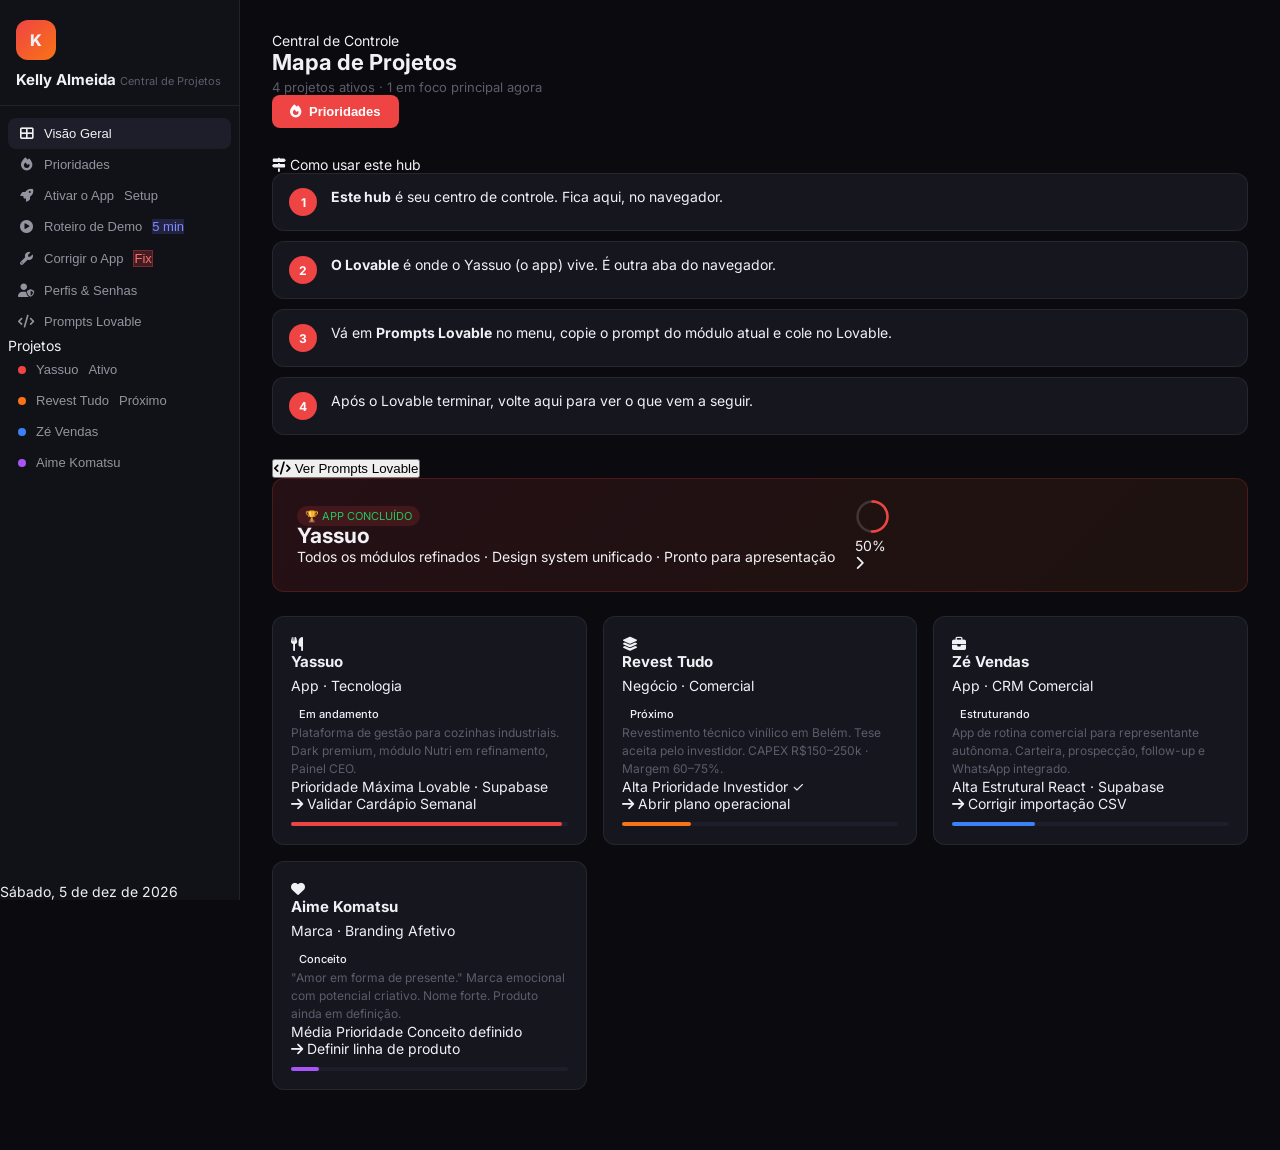
<file: index.html>
<!DOCTYPE html>
<html lang="pt-BR">
<head>
  <meta charset="UTF-8" />
  <meta name="viewport" content="width=device-width, initial-scale=1.0" />
  <title>Hub de Projetos · Kelly Almeida</title>
  <link rel="preconnect" href="https://fonts.googleapis.com" />
  <link rel="preconnect" href="https://fonts.gstatic.com" crossorigin />
  <link href="https://fonts.googleapis.com/css2?family=Inter:wght@300;400;500;600;700;800&display=swap" rel="stylesheet" />
  <link rel="stylesheet" href="https://cdn.jsdelivr.net/npm/@fortawesome/fontawesome-free@6.5.0/css/all.min.css" />
  <link rel="stylesheet" href="css/style.css" />
</head>
<body>

  <!-- SIDEBAR -->
  <aside class="sidebar" id="sidebar">
    <div class="sidebar-brand">
      <div class="brand-avatar">K</div>
      <div class="brand-info">
        <span class="brand-name">Kelly Almeida</span>
        <span class="brand-role">Central de Projetos</span>
      </div>
    </div>

    <nav class="sidebar-nav">
      <button class="nav-item active" data-view="overview">
        <i class="fas fa-th-large"></i>
        <span>Visão Geral</span>
      </button>
      <button class="nav-item" data-view="priorities">
        <i class="fas fa-fire"></i>
        <span>Prioridades</span>
      </button>

      <button class="nav-item" data-view="onboarding">
        <i class="fas fa-rocket"></i>
        <span>Ativar o App</span>
        <span class="nav-badge active-badge">Setup</span>
      </button>

      <button class="nav-item" data-view="demo">
        <i class="fas fa-play-circle"></i>
        <span>Roteiro de Demo</span>
        <span class="nav-badge" style="background:rgba(99,102,241,0.2);color:#818cf8">5 min</span>
      </button>

      <button class="nav-item" data-view="corrigir">
        <i class="fas fa-wrench"></i>
        <span>Corrigir o App</span>
        <span class="nav-badge" style="background:rgba(239,68,68,0.22);color:#f87171;border:1px solid rgba(239,68,68,0.3)">Fix</span>
      </button>

      <button class="nav-item" data-view="perfis">
        <i class="fas fa-user-shield"></i>
        <span>Perfis &amp; Senhas</span>
      </button>

      <button class="nav-item" data-view="prompts">
        <i class="fas fa-code"></i>
        <span>Prompts Lovable</span>
      </button>

      <div class="nav-section-label">Projetos</div>

      <button class="nav-item project-nav" data-view="yassuo" data-color="yassuo">
        <span class="nav-dot" style="background:#ef4444"></span>
        <span>Yassuo</span>
        <span class="nav-badge active-badge">Ativo</span>
      </button>
      <button class="nav-item project-nav" data-view="revesttudo" data-color="revesttudo">
        <span class="nav-dot" style="background:#f97316"></span>
        <span>Revest Tudo</span>
        <span class="nav-badge next-badge">Próximo</span>
      </button>
      <button class="nav-item project-nav" data-view="zevendas" data-color="zevendas">
        <span class="nav-dot" style="background:#3b82f6"></span>
        <span>Zé Vendas</span>
      </button>
      <button class="nav-item project-nav" data-view="aime" data-color="aime">
        <span class="nav-dot" style="background:#a855f7"></span>
        <span>Aime Komatsu</span>
      </button>
    </nav>

    <div class="sidebar-footer">
      <div class="date-display" id="dateDisplay"></div>
    </div>
  </aside>

  <!-- MOBILE TOP BAR -->
  <header class="mobile-topbar">
    <button class="menu-toggle" id="menuToggle">
      <i class="fas fa-bars"></i>
    </button>
    <span class="mobile-title" id="mobileTitle">Visão Geral</span>
    <div class="mobile-avatar">K</div>
  </header>

  <!-- OVERLAY -->
  <div class="sidebar-overlay" id="sidebarOverlay"></div>

  <!-- MAIN CONTENT -->
  <main class="main-content">

    <!-- ===== OVERVIEW VIEW ===== -->
    <section class="view active" id="view-overview">
      <div class="page-header">
        <div>
          <p class="page-eyebrow">Central de Controle</p>
          <h1 class="page-title">Mapa de Projetos</h1>
          <p class="page-subtitle">4 projetos ativos · 1 em foco principal agora</p>
        </div>
        <button class="btn-primary" onclick="navigateTo('priorities')">
          <i class="fas fa-fire"></i> Prioridades
        </button>
      </div>

      <!-- GUIA RÁPIDO -->
      <div class="guide-banner">
        <div class="guide-title"><i class="fas fa-map-signs"></i> Como usar este hub</div>
        <div class="guide-steps">
          <div class="guide-step">
            <div class="guide-num">1</div>
            <div class="guide-text"><strong>Este hub</strong> é seu centro de controle. Fica aqui, no navegador.</div>
          </div>
          <div class="guide-step">
            <div class="guide-num">2</div>
            <div class="guide-text"><strong>O Lovable</strong> é onde o Yassuo (o app) vive. É outra aba do navegador.</div>
          </div>
          <div class="guide-step">
            <div class="guide-num">3</div>
            <div class="guide-text">Vá em <strong>Prompts Lovable</strong> no menu, copie o prompt do módulo atual e cole no Lovable.</div>
          </div>
          <div class="guide-step">
            <div class="guide-num">4</div>
            <div class="guide-text">Após o Lovable terminar, volte aqui para ver o que vem a seguir.</div>
          </div>
        </div>
        <button class="guide-cta" onclick="navigateTo('prompts')">
          <i class="fas fa-code"></i> Ver Prompts Lovable
        </button>
      </div>

      <!-- FOCO AGORA -->
      <div class="focus-banner" onclick="navigateTo('yassuo')">
        <div class="focus-left">
          <span class="focus-tag" style="color:#22c55e">🏆 APP CONCLUÍDO</span>
          <h2 class="focus-title">Yassuo</h2>
          <p class="focus-desc">Todos os módulos refinados · Design system unificado · Pronto para apresentação</p>
        </div>
        <div class="focus-right">
          <div class="focus-progress-ring">
            <svg viewBox="0 0 56 56">
              <circle cx="28" cy="28" r="24" fill="none" stroke="rgba(255,255,255,0.15)" stroke-width="4"/>
              <circle cx="28" cy="28" r="24" fill="none" stroke="#ef4444" stroke-width="4"
                stroke-dasharray="150.8" stroke-dashoffset="75" stroke-linecap="round"
                transform="rotate(-90 28 28)"/>
            </svg>
            <span>50%</span>
          </div>
          <i class="fas fa-chevron-right focus-arrow"></i>
        </div>
      </div>

      <!-- GRID DE PROJETOS -->
      <div class="projects-grid">

        <div class="project-card" data-project="yassuo" onclick="navigateTo('yassuo')">
          <div class="card-accent yassuo-accent"></div>
          <div class="card-header">
            <div class="card-icon yassuo-icon">
              <i class="fas fa-utensils"></i>
            </div>
            <div class="card-meta">
              <h3 class="card-title">Yassuo</h3>
              <span class="card-category">App · Tecnologia</span>
            </div>
            <span class="status-badge status-active">Em andamento</span>
          </div>
          <p class="card-desc">Plataforma de gestão para cozinhas industriais. Dark premium, módulo Nutri em refinamento, Painel CEO.</p>
          <div class="card-tags">
            <span class="tag tag-red">Prioridade Máxima</span>
            <span class="tag tag-gray">Lovable · Supabase</span>
          </div>
          <div class="card-footer">
            <div class="next-step">
              <i class="fas fa-arrow-right"></i>
              <span>Validar Cardápio Semanal</span>
            </div>
            <div class="card-progress">
              <div class="progress-bar">
                <div class="progress-fill" style="width:98%; background:#ef4444"></div>
              </div>
            </div>
          </div>
        </div>

        <div class="project-card" data-project="revesttudo" onclick="navigateTo('revesttudo')">
          <div class="card-accent revesttudo-accent"></div>
          <div class="card-header">
            <div class="card-icon revesttudo-icon">
              <i class="fas fa-layer-group"></i>
            </div>
            <div class="card-meta">
              <h3 class="card-title">Revest Tudo</h3>
              <span class="card-category">Negócio · Comercial</span>
            </div>
            <span class="status-badge status-next">Próximo</span>
          </div>
          <p class="card-desc">Revestimento técnico vinílico em Belém. Tese aceita pelo investidor. CAPEX R$150–250k · Margem 60–75%.</p>
          <div class="card-tags">
            <span class="tag tag-orange">Alta Prioridade</span>
            <span class="tag tag-gray">Investidor ✓</span>
          </div>
          <div class="card-footer">
            <div class="next-step">
              <i class="fas fa-arrow-right"></i>
              <span>Abrir plano operacional</span>
            </div>
            <div class="card-progress">
              <div class="progress-bar">
                <div class="progress-fill" style="width:25%; background:#f97316"></div>
              </div>
            </div>
          </div>
        </div>

        <div class="project-card" data-project="zevendas" onclick="navigateTo('zevendas')">
          <div class="card-accent zevendas-accent"></div>
          <div class="card-header">
            <div class="card-icon zevendas-icon">
              <i class="fas fa-briefcase"></i>
            </div>
            <div class="card-meta">
              <h3 class="card-title">Zé Vendas</h3>
              <span class="card-category">App · CRM Comercial</span>
            </div>
            <span class="status-badge status-building">Estruturando</span>
          </div>
          <p class="card-desc">App de rotina comercial para representante autônoma. Carteira, prospecção, follow-up e WhatsApp integrado.</p>
          <div class="card-tags">
            <span class="tag tag-blue">Alta Estrutural</span>
            <span class="tag tag-gray">React · Supabase</span>
          </div>
          <div class="card-footer">
            <div class="next-step">
              <i class="fas fa-arrow-right"></i>
              <span>Corrigir importação CSV</span>
            </div>
            <div class="card-progress">
              <div class="progress-bar">
                <div class="progress-fill" style="width:30%; background:#3b82f6"></div>
              </div>
            </div>
          </div>
        </div>

        <div class="project-card" data-project="aime" onclick="navigateTo('aime')">
          <div class="card-accent aime-accent"></div>
          <div class="card-header">
            <div class="card-icon aime-icon">
              <i class="fas fa-heart"></i>
            </div>
            <div class="card-meta">
              <h3 class="card-title">Aime Komatsu</h3>
              <span class="card-category">Marca · Branding Afetivo</span>
            </div>
            <span class="status-badge status-concept">Conceito</span>
          </div>
          <p class="card-desc">"Amor em forma de presente." Marca emocional com potencial criativo. Nome forte. Produto ainda em definição.</p>
          <div class="card-tags">
            <span class="tag tag-purple">Média Prioridade</span>
            <span class="tag tag-gray">Conceito definido</span>
          </div>
          <div class="card-footer">
            <div class="next-step">
              <i class="fas fa-arrow-right"></i>
              <span>Definir linha de produto</span>
            </div>
            <div class="card-progress">
              <div class="progress-bar">
                <div class="progress-fill" style="width:10%; background:#a855f7"></div>
              </div>
            </div>
          </div>
        </div>

      </div>
    </section>

    <!-- ===== PRIORITIES VIEW ===== -->
    <section class="view" id="view-priorities">
      <div class="page-header">
        <div>
          <p class="page-eyebrow">Quadro de Prioridades</p>
          <h1 class="page-title">O que fazer agora</h1>
          <p class="page-subtitle">Sequência real · Sem dispersão</p>
        </div>
      </div>

      <div class="priority-columns">

        <div class="priority-col">
          <div class="priority-col-header now-header">
            <i class="fas fa-bolt"></i>
            <span>Agora</span>
            <span class="col-count">4</span>
          </div>
          <div class="priority-items">
            <div class="priority-item" onclick="navigateTo('yassuo')">
              <div class="priority-dot dot-red"></div>
              <div class="priority-content">
                <span class="priority-project">Yassuo</span>
                <span class="priority-task">Validar Cardápio Semanal visualmente</span>
              </div>
              <i class="fas fa-chevron-right prio-arrow"></i>
            </div>
            <div class="priority-item" onclick="navigateTo('yassuo')">
              <div class="priority-dot dot-red"></div>
              <div class="priority-content">
                <span class="priority-project">Yassuo · Nutri</span>
                <span class="priority-task">Propagar padrão para Pratos, Dashboard, Insumos</span>
              </div>
              <i class="fas fa-chevron-right prio-arrow"></i>
            </div>
            <div class="priority-item" onclick="navigateTo('yassuo')">
              <div class="priority-dot dot-red"></div>
              <div class="priority-content">
                <span class="priority-project">Yassuo</span>
                <span class="priority-task">Alinhar Nutri com Painel CEO</span>
              </div>
              <i class="fas fa-chevron-right prio-arrow"></i>
            </div>
            <div class="priority-item" onclick="navigateTo('yassuo')">
              <div class="priority-dot dot-orange"></div>
              <div class="priority-content">
                <span class="priority-project">Yassuo</span>
                <span class="priority-task">Organizar narrativa comercial e apresentação</span>
              </div>
              <i class="fas fa-chevron-right prio-arrow"></i>
            </div>
          </div>
        </div>

        <div class="priority-col">
          <div class="priority-col-header next-header">
            <i class="fas fa-arrow-right"></i>
            <span>Próximo</span>
            <span class="col-count">5</span>
          </div>
          <div class="priority-items">
            <div class="priority-item" onclick="navigateTo('revesttudo')">
              <div class="priority-dot dot-orange"></div>
              <div class="priority-content">
                <span class="priority-project">Revest Tudo</span>
                <span class="priority-task">Fechar shortlist de aplicadores</span>
              </div>
              <i class="fas fa-chevron-right prio-arrow"></i>
            </div>
            <div class="priority-item" onclick="navigateTo('revesttudo')">
              <div class="priority-dot dot-orange"></div>
              <div class="priority-content">
                <span class="priority-project">Revest Tudo</span>
                <span class="priority-task">Criar tabela de preços com mão de obra</span>
              </div>
              <i class="fas fa-chevron-right prio-arrow"></i>
            </div>
            <div class="priority-item" onclick="navigateTo('revesttudo')">
              <div class="priority-dot dot-orange"></div>
              <div class="priority-content">
                <span class="priority-project">Revest Tudo</span>
                <span class="priority-task">Definir mix dos 10 rolos iniciais</span>
              </div>
              <i class="fas fa-chevron-right prio-arrow"></i>
            </div>
            <div class="priority-item" onclick="navigateTo('revesttudo')">
              <div class="priority-dot dot-orange"></div>
              <div class="priority-content">
                <span class="priority-project">Revest Tudo</span>
                <span class="priority-task">Desenhar canal de venda via empresa</span>
              </div>
              <i class="fas fa-chevron-right prio-arrow"></i>
            </div>
            <div class="priority-item" onclick="navigateTo('revesttudo')">
              <div class="priority-dot dot-yellow"></div>
              <div class="priority-content">
                <span class="priority-project">Revest Tudo</span>
                <span class="priority-task">Organizar pipeline com arquitetos</span>
              </div>
              <i class="fas fa-chevron-right prio-arrow"></i>
            </div>
          </div>
        </div>

        <div class="priority-col">
          <div class="priority-col-header future-header">
            <i class="fas fa-clock"></i>
            <span>Em Espera</span>
            <span class="col-count">5</span>
          </div>
          <div class="priority-items">
            <div class="priority-item" onclick="navigateTo('zevendas')">
              <div class="priority-dot dot-blue"></div>
              <div class="priority-content">
                <span class="priority-project">Zé Vendas</span>
                <span class="priority-task">Corrigir importação CSV + deduplicar</span>
              </div>
              <i class="fas fa-chevron-right prio-arrow"></i>
            </div>
            <div class="priority-item" onclick="navigateTo('zevendas')">
              <div class="priority-dot dot-blue"></div>
              <div class="priority-content">
                <span class="priority-project">Zé Vendas</span>
                <span class="priority-task">Ativar botões de segmentação</span>
              </div>
              <i class="fas fa-chevron-right prio-arrow"></i>
            </div>
            <div class="priority-item" onclick="navigateTo('zevendas')">
              <div class="priority-dot dot-blue"></div>
              <div class="priority-content">
                <span class="priority-project">Zé Vendas</span>
                <span class="priority-task">Montar tela "Hoje" e rotina diária</span>
              </div>
              <i class="fas fa-chevron-right prio-arrow"></i>
            </div>
            <div class="priority-item" onclick="navigateTo('aime')">
              <div class="priority-dot dot-purple"></div>
              <div class="priority-content">
                <span class="priority-project">Aime Komatsu</span>
                <span class="priority-task">Definir categoria e primeira linha</span>
              </div>
              <i class="fas fa-chevron-right prio-arrow"></i>
            </div>
            <div class="priority-item" onclick="navigateTo('aime')">
              <div class="priority-dot dot-purple"></div>
              <div class="priority-content">
                <span class="priority-project">Aime Komatsu</span>
                <span class="priority-task">Posicionamento estético e identidade</span>
              </div>
              <i class="fas fa-chevron-right prio-arrow"></i>
            </div>
          </div>
        </div>

      </div>
    </section>

    <!-- ===== YASSUO VIEW ===== -->
    <section class="view" id="view-yassuo">
      <div class="page-header">
        <div>
          <p class="page-eyebrow" style="color:#ef4444">🎯 Foco Principal</p>
          <h1 class="page-title">Yassuo</h1>
          <p class="page-subtitle">Gestão para cozinhas industriais · Dark premium · Módulo Nutri em refinamento</p>
        </div>
        <span class="status-badge-lg status-active">Em andamento</span>
      </div>

      <!-- MÉTRICAS -->
      <div class="metrics-row">
        <div class="metric-card">
          <i class="fas fa-desktop metric-icon" style="color:#ef4444"></i>
          <div>
            <div class="metric-value">28</div>
            <div class="metric-label">Telas funcionais</div>
          </div>
        </div>
        <div class="metric-card">
          <i class="fas fa-users metric-icon" style="color:#ef4444"></i>
          <div>
            <div class="metric-value">7</div>
            <div class="metric-label">Perfis de acesso</div>
          </div>
        </div>
        <div class="metric-card">
          <i class="fas fa-building metric-icon" style="color:#ef4444"></i>
          <div>
            <div class="metric-value">Multi</div>
            <div class="metric-label">Tenant pronto</div>
          </div>
        </div>
        <div class="metric-card">
          <i class="fas fa-chart-line metric-icon" style="color:#ef4444"></i>
          <div>
            <div class="metric-value">98%</div>
            <div class="metric-label">Progresso geral</div>
          </div>
        </div>
      </div>

      <!-- MÓDULOS -->
      <div class="section-title-row">
        <h2 class="section-title">Módulos do App</h2>
      </div>

      <div class="modules-grid">

        <div class="module-card module-focus">
          <div class="module-header">
            <i class="fas fa-leaf module-icon" style="color:#22c55e"></i>
            <div>
              <h3 class="module-name">Nutri</h3>
              <span class="module-status status-done-sm">✅ Todos os módulos refinados</span>
            </div>
          </div>
          <p class="module-desc">Todas as 6 telas redesenhadas com identidade Yassuo. Cardápio, Painel, Pratos, Insumos, Pedido e Desperdício — 100% prontos.</p>
          <div class="module-subs">
            <div class="sub-item sub-done">
              <i class="fas fa-check"></i>
              <span>Cardápio Semanal</span>
            </div>
            <div class="sub-item sub-done">
              <i class="fas fa-check"></i>
              <span>Painel da Nutri</span>
            </div>
            <div class="sub-item sub-done">
              <i class="fas fa-check"></i>
              <span>Pratos / Biblioteca</span>
            </div>
            <div class="sub-item sub-done">
              <i class="fas fa-check"></i>
              <span>Planejamento Insumos</span>
            </div>
            <div class="sub-item sub-done">
              <i class="fas fa-check"></i>
              <span>Pedido Interno</span>
            </div>
            <div class="sub-item sub-done">
              <i class="fas fa-check"></i>
              <span>Desperdício</span>
            </div>
          </div>
        </div>

        <div class="module-card">
          <div class="module-header">
            <i class="fas fa-crown module-icon" style="color:#ef4444"></i>
            <div>
              <h3 class="module-name">Painel CEO</h3>
              <span class="module-status status-done-sm">Refinado</span>
            </div>
          </div>
          <p class="module-desc">Centro executivo com KPIs, alertas críticos, radar financeiro e custo real da refeição.</p>
          <div class="module-subs">
            <div class="sub-item sub-done">
              <i class="fas fa-check"></i>
              <span>KPIs hero</span>
            </div>
            <div class="sub-item sub-done">
              <i class="fas fa-check"></i>
              <span>AlertCenter refinado</span>
            </div>
            <div class="sub-item sub-done">
              <i class="fas fa-check"></i>
              <span>Radar financeiro</span>
            </div>
            <div class="sub-item sub-done">
              <i class="fas fa-check"></i>
              <span>Identidade Yassuo aplicada</span>
            </div>
          </div>
        </div>

        <div class="module-card">
          <div class="module-header">
            <i class="fas fa-boxes module-icon" style="color:#22c55e"></i>
            <div>
              <h3 class="module-name">Estoque</h3>
              <span class="module-status status-done-sm">Refinado</span>
            </div>
          </div>
          <p class="module-desc">KPIs com glow, badge FEFO por lote, accent stripe por status, banner de ruptura, previsão de pedido.</p>
        </div>

        <div class="module-card">
          <div class="module-header">
            <i class="fas fa-clipboard-list module-icon" style="color:#22c55e"></i>
            <div>
              <h3 class="module-name">Pedidos · 3 módulos</h3>
              <span class="module-status status-done-sm">Refinado</span>
            </div>
          </div>
          <p class="module-desc">Meus Pedidos, Aprovações CD e Compras — badges, KPIs, ações inline e empty states consistentes.</p>
        </div>

        <div class="module-card">
          <div class="module-header">
            <i class="fas fa-barcode module-icon" style="color:#22c55e"></i>
            <div>
              <h3 class="module-name">Recebimento</h3>
              <span class="module-status status-done-sm">Refinado</span>
            </div>
          </div>
          <p class="module-desc">ScannerLauncher mobile-first, 4 KPIs, cards recentes, empty state premium — lógica preservada.</p>
        </div>

      </div>

      <!-- TRILHA DE EXECUÇÃO -->
      <div class="section-title-row" style="margin-top:2rem">
        <h2 class="section-title">Trilha de Execução</h2>
      </div>
      <div class="roadmap">
        <div class="roadmap-item roadmap-done">
          <div class="roadmap-marker done-marker"><i class="fas fa-check"></i></div>
          <div class="roadmap-content">
            <span class="roadmap-label done-label">Concluído</span>
            <p class="roadmap-text">Direção visual premium aplicada — dark mode, vermelho institucional, design tokens</p>
          </div>
        </div>
        <div class="roadmap-item roadmap-done">
          <div class="roadmap-marker done-marker"><i class="fas fa-check"></i></div>
          <div class="roadmap-content">
            <span class="roadmap-label done-label">Concluído</span>
            <p class="roadmap-text">Cardápio Semanal — lista vertical de dias expansíveis, status derivados, empty state premium</p>
          </div>
        </div>
        <div class="roadmap-item roadmap-done">
          <div class="roadmap-marker done-marker"><i class="fas fa-check"></i></div>
          <div class="roadmap-content">
            <span class="roadmap-label done-label">Concluído</span>
            <p class="roadmap-text">Painel da Nutri — hero "Comando da Cozinha", KPIs, Centro de Ação, cards de semana/estoque/validade</p>
          </div>
        </div>
        <div class="roadmap-item roadmap-done">
          <div class="roadmap-marker done-marker"><i class="fas fa-check"></i></div>
          <div class="roadmap-content">
            <span class="roadmap-label done-label">Concluído</span>
            <p class="roadmap-text">Pratos — biblioteca viva com cards ricos, filtros, custo estimado e ações rápidas</p>
          </div>
        </div>
        <div class="roadmap-item roadmap-done">
          <div class="roadmap-marker done-marker"><i class="fas fa-check"></i></div>
          <div class="roadmap-content">
            <span class="roadmap-label done-label">Concluído</span>
            <p class="roadmap-text">Planejamento de Insumos — tela-consequência com KPIs, cobertura por categoria e geração de pedido</p>
          </div>
        </div>
        <div class="roadmap-item roadmap-done">
          <div class="roadmap-marker done-marker"><i class="fas fa-check"></i></div>
          <div class="roadmap-content">
            <span class="roadmap-label done-label">Concluído</span>
            <p class="roadmap-text">Pedido Interno — hero vermelho, autocomplete, cards por categoria, CartSummaryBar fixa</p>
          </div>
        </div>
        <div class="roadmap-item roadmap-done">
          <div class="roadmap-marker done-marker"><i class="fas fa-check"></i></div>
          <div class="roadmap-content">
            <span class="roadmap-label done-label">Concluído · Nutri fechada</span>
            <p class="roadmap-text">Desperdício — hero KPI, tendência 6 semanas, recorrência, breakdown por categoria, top 5 itens</p>
          </div>
        </div>
        <div class="roadmap-item roadmap-done">
          <div class="roadmap-marker done-marker"><i class="fas fa-check"></i></div>
          <div class="roadmap-content">
            <span class="roadmap-label done-label">Concluído</span>
            <p class="roadmap-text">Estoque — 4 KPIs com glow, FEFO por lote, ruptura banner, previsão de pedido</p>
          </div>
        </div>
        <div class="roadmap-item roadmap-done">
          <div class="roadmap-marker done-marker"><i class="fas fa-check"></i></div>
          <div class="roadmap-content">
            <span class="roadmap-label done-label">Concluído</span>
            <p class="roadmap-text">Pedidos — 3 módulos: Meus Pedidos, Aprovações CD e Compras com badges, KPIs e ações inline</p>
          </div>
        </div>
        <div class="roadmap-item roadmap-done">
          <div class="roadmap-marker done-marker"><i class="fas fa-check"></i></div>
          <div class="roadmap-content">
            <span class="roadmap-label done-label">Concluído</span>
            <p class="roadmap-text">Recebimento — ScannerLauncher mobile-first, 4 KPIs, cards recentes, empty state premium</p>
          </div>
        </div>
        <div class="roadmap-item roadmap-active">
          <div class="roadmap-marker active-marker" style="background:#f97316;box-shadow:0 0 16px rgba(249,115,22,0.5)"><i class="fas fa-flag-checkered"></i></div>
          <div class="roadmap-content">
            <span class="roadmap-label" style="color:#f97316;font-size:10px;font-weight:700;text-transform:uppercase;letter-spacing:.08em">🏆 Último passo</span>
            <p class="roadmap-text">Revisão Geral de Coerência — verificar inconsistências, garantir identidade unificada e preparar para apresentação</p>
          </div>
        </div>
      </div>
    </section>

    <!-- ===== REVEST TUDO VIEW ===== -->
    <section class="view" id="view-revesttudo">
      <div class="page-header">
        <div>
          <p class="page-eyebrow" style="color:#f97316">Negócio · Comercial</p>
          <h1 class="page-title">Revest Tudo</h1>
          <p class="page-subtitle">Revestimento técnico vinílico · Tese aceita pelo investidor</p>
        </div>
        <span class="status-badge-lg status-next">Próximo</span>
      </div>

      <!-- FINANCIALS -->
      <div class="metrics-row">
        <div class="metric-card">
          <i class="fas fa-dollar-sign metric-icon" style="color:#f97316"></i>
          <div>
            <div class="metric-value">R$150–250k</div>
            <div class="metric-label">CAPEX previsto</div>
          </div>
        </div>
        <div class="metric-card">
          <i class="fas fa-calendar-check metric-icon" style="color:#f97316"></i>
          <div>
            <div class="metric-value">10–14m</div>
            <div class="metric-label">Payback estimado</div>
          </div>
        </div>
        <div class="metric-card">
          <i class="fas fa-chart-pie metric-icon" style="color:#f97316"></i>
          <div>
            <div class="metric-value">60–75%</div>
            <div class="metric-label">Margem bruta</div>
          </div>
        </div>
        <div class="metric-card">
          <i class="fas fa-check-circle metric-icon" style="color:#22c55e"></i>
          <div>
            <div class="metric-value">Aceito</div>
            <div class="metric-label">Status do investidor</div>
          </div>
        </div>
      </div>

      <div class="section-title-row">
        <h2 class="section-title">Frentes Operacionais</h2>
      </div>

      <div class="frentes-list">
        <div class="frente-item frente-alta">
          <div class="frente-priority">Alta</div>
          <div class="frente-body">
            <h4 class="frente-name"><i class="fas fa-people-carry"></i> Rede de Aplicadores</h4>
            <p class="frente-desc">Imprimax não entregou lista. Construir rede própria via Google Maps, Instagram e parceiros em Belém/Ananindeua.</p>
            <div class="frente-next"><i class="fas fa-arrow-right"></i> Montar shortlist, portfólio e faixa de preço</div>
          </div>
        </div>
        <div class="frente-item frente-alta">
          <div class="frente-priority">Alta</div>
          <div class="frente-body">
            <h4 class="frente-name"><i class="fas fa-tags"></i> Precificação com Mão de Obra</h4>
            <p class="frente-desc">Benchmark feito: R$80–150/m² instalado em Belém. Mão de obra R$20–50/m². Automotivo: R$3k–5k (hatch) a R$8k–15k (SUV).</p>
            <div class="frente-next"><i class="fas fa-arrow-right"></i> Fechar tabela piloto com 3 cotações</div>
          </div>
        </div>
        <div class="frente-item frente-alta">
          <div class="frente-priority">Alta</div>
          <div class="frente-body">
            <h4 class="frente-name"><i class="fas fa-building"></i> Venda via Empresa (CNPJ)</h4>
            <p class="frente-desc">Validado: a restrição está no CPF, não no CNPJ. Canal de venda é viável pela empresa.</p>
            <div class="frente-next"><i class="fas fa-arrow-right"></i> Documentar fluxo comercial e financeiro</div>
          </div>
        </div>
        <div class="frente-item frente-alta">
          <div class="frente-priority">Alta</div>
          <div class="frente-body">
            <h4 class="frente-name"><i class="fas fa-boxes"></i> Estoque Inicial</h4>
            <p class="frente-desc">Decisão: começar com 10 rolos. Mix por linha, cor e perfil ainda a definir.</p>
            <div class="frente-next"><i class="fas fa-arrow-right"></i> Definir composição dos 10 rolos</div>
          </div>
        </div>
        <div class="frente-item frente-media">
          <div class="frente-priority frente-priority-media">Média</div>
          <div class="frente-body">
            <h4 class="frente-name"><i class="fas fa-hard-hat"></i> Relacionamento com Arquitetos</h4>
            <p class="frente-desc">Canal relacional ativo. Kelly já está no grupo e já conversou com vários.</p>
            <div class="frente-next"><i class="fas fa-arrow-right"></i> Organizar pipeline de nomes, perfis e estágio</div>
          </div>
        </div>
        <div class="frente-item frente-media">
          <div class="frente-priority frente-priority-media">Média</div>
          <div class="frente-body">
            <h4 class="frente-name"><i class="fas fa-store"></i> Showroom + Marketing + Mobile Studio</h4>
            <p class="frente-desc">Estratégia de expansão: showroom em Belém → digital → Mobile Studio → norte do Brasil.</p>
            <div class="frente-next"><i class="fas fa-arrow-right"></i> Detalhar após estrutura operacional base</div>
          </div>
        </div>
      </div>
    </section>

    <!-- ===== ZÉ VENDAS VIEW ===== -->
    <section class="view" id="view-zevendas">
      <div class="page-header">
        <div>
          <p class="page-eyebrow" style="color:#3b82f6">App · CRM Comercial</p>
          <h1 class="page-title">Zé Vendas</h1>
          <p class="page-subtitle">Rotina comercial para representante autônoma · Pará</p>
        </div>
        <span class="status-badge-lg status-building">Estruturando</span>
      </div>

      <div class="metrics-row">
        <div class="metric-card">
          <i class="fas fa-users metric-icon" style="color:#3b82f6"></i>
          <div>
            <div class="metric-value">261</div>
            <div class="metric-label">Clientes mapeados</div>
          </div>
        </div>
        <div class="metric-card">
          <i class="fas fa-industry metric-icon" style="color:#3b82f6"></i>
          <div>
            <div class="metric-value">3</div>
            <div class="metric-label">Marcas (Kapazi, Forte, Imprimax)</div>
          </div>
        </div>
        <div class="metric-card">
          <i class="fas fa-comment-dots metric-icon" style="color:#3b82f6"></i>
          <div>
            <div class="metric-value">5</div>
            <div class="metric-label">Templates WhatsApp</div>
          </div>
        </div>
        <div class="metric-card">
          <i class="fas fa-exclamation-triangle metric-icon" style="color:#fbbf24"></i>
          <div>
            <div class="metric-value">6</div>
            <div class="metric-label">Pendências críticas</div>
          </div>
        </div>
      </div>

      <div class="section-title-row">
        <h2 class="section-title">Backlog Priorizado</h2>
      </div>

      <div class="backlog-section">
        <div class="backlog-group">
          <div class="backlog-group-header bg-red-header">
            <i class="fas fa-fire"></i> Alta Prioridade
          </div>
          <div class="backlog-item">
            <span class="backlog-dot dot-red"></span>
            <span class="backlog-text">Corrigir importação CSV dos 261 clientes</span>
            <span class="backlog-tag tag-red">Crítico</span>
          </div>
          <div class="backlog-item">
            <span class="backlog-dot dot-red"></span>
            <span class="backlog-text">Exibir botões de segmentação por marca/nicho</span>
            <span class="backlog-tag tag-red">Crítico</span>
          </div>
          <div class="backlog-item">
            <span class="backlog-dot dot-red"></span>
            <span class="backlog-text">Estabilizar Search-Places (Google Maps)</span>
            <span class="backlog-tag tag-red">Crítico</span>
          </div>
          <div class="backlog-item">
            <span class="backlog-dot dot-red"></span>
            <span class="backlog-text">Deduplicar leads da carteira</span>
            <span class="backlog-tag tag-red">Crítico</span>
          </div>
        </div>
        <div class="backlog-group">
          <div class="backlog-group-header bg-yellow-header">
            <i class="fas fa-layer-group"></i> Média Prioridade
          </div>
          <div class="backlog-item">
            <span class="backlog-dot dot-yellow"></span>
            <span class="backlog-text">Tela "Hoje" — rotina diária de contatos</span>
          </div>
          <div class="backlog-item">
            <span class="backlog-dot dot-yellow"></span>
            <span class="backlog-text">Bottom navigation mobile</span>
          </div>
          <div class="backlog-item">
            <span class="backlog-dot dot-yellow"></span>
            <span class="backlog-text">Cards mobile-first para carteira</span>
          </div>
          <div class="backlog-item">
            <span class="backlog-dot dot-yellow"></span>
            <span class="backlog-text">Linguagem do vendedor (microcopy)</span>
          </div>
        </div>
        <div class="backlog-group">
          <div class="backlog-group-header bg-gray-header">
            <i class="fas fa-clock"></i> Baixa Prioridade
          </div>
          <div class="backlog-item">
            <span class="backlog-dot dot-gray"></span>
            <span class="backlog-text">Integração WhatsApp Business API</span>
          </div>
          <div class="backlog-item">
            <span class="backlog-dot dot-gray"></span>
            <span class="backlog-text">Modo offline</span>
          </div>
          <div class="backlog-item">
            <span class="backlog-dot dot-gray"></span>
            <span class="backlog-text">Relatórios por marca</span>
          </div>
          <div class="backlog-item">
            <span class="backlog-dot dot-gray"></span>
            <span class="backlog-text">Sincronização Google Sheets</span>
          </div>
        </div>
      </div>
    </section>

    <!-- ===== AIME KOMATSU VIEW ===== -->
    <section class="view" id="view-aime">
      <div class="page-header">
        <div>
          <p class="page-eyebrow" style="color:#a855f7">Marca · Branding Afetivo</p>
          <h1 class="page-title">Aime Komatsu</h1>
          <p class="page-subtitle">"Amor em forma de presente"</p>
        </div>
        <span class="status-badge-lg status-concept">Conceito</span>
      </div>

      <div class="aime-hero">
        <div class="aime-symbol">♡</div>
        <blockquote class="aime-quote">"Amor em forma de presente"</blockquote>
        <p class="aime-subdesc">Uma marca emocional com potencial criativo forte. O nome é poderoso. O próximo passo é transformar conceito em produto.</p>
      </div>

      <div class="section-title-row">
        <h2 class="section-title">Trilha de Construção da Marca</h2>
      </div>

      <div class="roadmap">
        <div class="roadmap-item roadmap-active">
          <div class="roadmap-marker active-marker" style="background:#a855f7">1</div>
          <div class="roadmap-content">
            <span class="roadmap-label" style="color:#a855f7">Definir agora</span>
            <p class="roadmap-text">Escolher a categoria de produto — o que vai ser vendido?</p>
          </div>
        </div>
        <div class="roadmap-item roadmap-pending">
          <div class="roadmap-marker pending-marker">2</div>
          <div class="roadmap-content">
            <span class="roadmap-label pending-label">A seguir</span>
            <p class="roadmap-text">Criar a primeira coleção ou oferta inicial</p>
          </div>
        </div>
        <div class="roadmap-item roadmap-pending">
          <div class="roadmap-marker pending-marker">3</div>
          <div class="roadmap-content">
            <span class="roadmap-label pending-label">Depois</span>
            <p class="roadmap-text">Definir posicionamento estético e identidade visual</p>
          </div>
        </div>
        <div class="roadmap-item roadmap-pending">
          <div class="roadmap-marker pending-marker">4</div>
          <div class="roadmap-content">
            <span class="roadmap-label pending-label">Depois</span>
            <p class="roadmap-text">Recortar público-alvo e ocasião de compra</p>
          </div>
        </div>
        <div class="roadmap-item roadmap-pending">
          <div class="roadmap-marker pending-marker">5</div>
          <div class="roadmap-content">
            <span class="roadmap-label pending-label">Expansão</span>
            <p class="roadmap-text">Estruturar canal inicial de venda</p>
          </div>
        </div>
      </div>

      <div class="aime-note">
        <i class="fas fa-lightbulb"></i>
        <p>Esse projeto tem o nome certo e a emoção certa. O que ele precisa agora é de um produto concreto para ancorar a marca.</p>
      </div>
    </section>

    <!-- ===== ONBOARDING VIEW ===== -->
    <section class="view" id="view-onboarding">
      <div class="page-header">
        <div>
          <p class="page-eyebrow" style="color:#ef4444">Yassuo · Preparação para Demo</p>
          <h1 class="page-title">Ativar o App</h1>
          <p class="page-subtitle">O que precisa ser cadastrado · Na ordem certa · Antes da apresentação</p>
        </div>
      </div>

      <!-- ALERTA DE DEPENDÊNCIA -->
      <div class="onb-alert">
        <i class="fas fa-link"></i>
        <div>
          <strong>Ordem importa.</strong> Cada cadastro depende do anterior. Pular etapas vai quebrar o fluxo da demo.
          Siga a sequência exata abaixo.
        </div>
      </div>

      <!-- BLOCOS DE CADASTRO -->
      <div class="onb-phases">

        <!-- FASE 1 -->
        <div class="onb-phase">
          <div class="onb-phase-header">
            <div class="onb-phase-num">1</div>
            <div>
              <h3 class="onb-phase-title">Estrutura da empresa</h3>
              <p class="onb-phase-sub">Base de tudo. Sem isso, nenhum outro cadastro funciona.</p>
            </div>
          </div>
          <div class="onb-items">

            <div class="onb-item">
              <div class="onb-item-header">
                <i class="fas fa-building onb-icon" style="color:#ef4444"></i>
                <div>
                  <h4 class="onb-item-title">Empresa (company)</h4>
                  <span class="onb-badge onb-badge-critical">Obrigatório</span>
                </div>
              </div>
              <p class="onb-item-desc">Nome da empresa, CNPJ, configurações gerais. Já deve existir via Supabase Auth.</p>
              <div class="onb-item-where"><i class="fas fa-map-marker-alt"></i> Supabase → tabela <code>companies</code></div>
            </div>

            <div class="onb-item">
              <div class="onb-item-header">
                <i class="fas fa-map-marker-alt onb-icon" style="color:#ef4444"></i>
                <div>
                  <h4 class="onb-item-title">Unidades (cozinhas + CD)</h4>
                  <span class="onb-badge onb-badge-critical">Obrigatório</span>
                </div>
              </div>
              <p class="onb-item-desc">Cadastre pelo menos 1 cozinha e 1 CD (Central de Distribuição). Defina nome, tipo e número de colaboradores — esse número é usado para calcular per capita.</p>
              <div class="onb-item-where"><i class="fas fa-map-marker-alt"></i> Configurações → Unidades</div>
              <div class="onb-tip"><i class="fas fa-lightbulb"></i> Para demo: 1 cozinha com 50 colaboradores + 1 CD é suficiente.</div>
            </div>

            <div class="onb-item">
              <div class="onb-item-header">
                <i class="fas fa-users onb-icon" style="color:#ef4444"></i>
                <div>
                  <h4 class="onb-item-title">Usuários e perfis</h4>
                  <span class="onb-badge onb-badge-critical">Obrigatório</span>
                </div>
              </div>
              <p class="onb-item-desc">Crie pelo menos 3 usuários com perfis diferentes para mostrar o controle de acesso na demo: CEO, Nutricionista e Estoquista.</p>
              <div class="onb-item-where"><i class="fas fa-map-marker-alt"></i> Configurações → Acesso</div>
            </div>

          </div>
        </div>

        <!-- FASE 2 -->
        <div class="onb-phase">
          <div class="onb-phase-header">
            <div class="onb-phase-num">2</div>
            <div>
              <h3 class="onb-phase-title">Fornecedores</h3>
              <p class="onb-phase-sub">Todo pedido de compra precisa estar vinculado a um fornecedor. É a dependência mais crítica do módulo de Compras.</p>
            </div>
          </div>
          <div class="onb-items">

            <!-- ONDE CADASTRAR -->
            <div class="onb-item">
              <div class="onb-item-header">
                <i class="fas fa-map-signs onb-icon" style="color:#f97316"></i>
                <div>
                  <h4 class="onb-item-title">Onde cadastrar fornecedores</h4>
                  <span class="onb-badge onb-badge-critical">Obrigatório</span>
                </div>
              </div>
              <p class="onb-item-desc">No Yassuo, fornecedores são cadastrados dentro do módulo de <strong>Compras</strong>. O caminho exato depende de como o Lovable estruturou o menu, mas siga esta ordem de busca:</p>
              <div class="onb-where-list">
                <div class="onb-where-item">
                  <span class="onb-where-num">1º</span>
                  <div><strong>Menu lateral → Compras → Fornecedores</strong><br><span class="onb-where-sub">Caminho mais comum. Procure "Fornecedores" como submenu de Compras.</span></div>
                </div>
                <div class="onb-where-item">
                  <span class="onb-where-num">2º</span>
                  <div><strong>Menu lateral → Configurações → Fornecedores</strong><br><span class="onb-where-sub">Alguns apps colocam fornecedores em configurações gerais.</span></div>
                </div>
                <div class="onb-where-item">
                  <span class="onb-where-num">3º</span>
                  <div><strong>Supabase → Tabela <code>suppliers</code></strong><br><span class="onb-where-sub">Se não houver tela no app, cadastre direto no Supabase. Abra o projeto → Table Editor → suppliers → Insert Row.</span></div>
                </div>
              </div>
              <div class="onb-tip onb-tip-red"><i class="fas fa-exclamation-triangle"></i> <strong>Se não encontrar a tela:</strong> envie um prompt no Lovable pedindo para criar uma tela de cadastro de fornecedores em Compras → Fornecedores antes da demo.</div>
            </div>

            <!-- CAMPOS NECESSÁRIOS -->
            <div class="onb-item">
              <div class="onb-item-header">
                <i class="fas fa-clipboard-list onb-icon" style="color:#f97316"></i>
                <div>
                  <h4 class="onb-item-title">O que preencher em cada fornecedor</h4>
                  <span class="onb-badge onb-badge-warning">Referência de campos</span>
                </div>
              </div>
              <div class="onb-fields-grid">
                <div class="onb-field onb-field-required">
                  <span class="onb-field-label">Nome</span>
                  <span class="onb-field-ex">Ex: Distribuidora Pará Alimentos</span>
                  <span class="onb-field-req">Obrigatório</span>
                </div>
                <div class="onb-field onb-field-required">
                  <span class="onb-field-label">CNPJ</span>
                  <span class="onb-field-ex">Ex: 12.345.678/0001-99</span>
                  <span class="onb-field-req">Obrigatório</span>
                </div>
                <div class="onb-field onb-field-recommended">
                  <span class="onb-field-label">Categoria</span>
                  <span class="onb-field-ex">Hortifruti / Proteínas / Secos / Laticínios</span>
                  <span class="onb-field-rec">Recomendado</span>
                </div>
                <div class="onb-field onb-field-recommended">
                  <span class="onb-field-label">Contato / Telefone</span>
                  <span class="onb-field-ex">Ex: (91) 98765-4321</span>
                  <span class="onb-field-rec">Recomendado</span>
                </div>
                <div class="onb-field onb-field-recommended">
                  <span class="onb-field-label">E-mail</span>
                  <span class="onb-field-ex">Ex: vendas@paraalimentos.com.br</span>
                  <span class="onb-field-rec">Recomendado</span>
                </div>
                <div class="onb-field onb-field-optional">
                  <span class="onb-field-label">Prazo de entrega (dias)</span>
                  <span class="onb-field-ex">Ex: 2 dias úteis</span>
                  <span class="onb-field-opt">Opcional</span>
                </div>
                <div class="onb-field onb-field-optional">
                  <span class="onb-field-label">Observações</span>
                  <span class="onb-field-ex">Ex: Entrega às terças e sextas</span>
                  <span class="onb-field-opt">Opcional</span>
                </div>
              </div>
            </div>

            <!-- EXEMPLO REAL PARA DEMO -->
            <div class="onb-item">
              <div class="onb-item-header">
                <i class="fas fa-star onb-icon" style="color:#f97316"></i>
                <div>
                  <h4 class="onb-item-title">3 fornecedores prontos para a demo</h4>
                  <span class="onb-badge onb-badge-warning">Copiar e usar</span>
                </div>
              </div>
              <p class="onb-item-desc">Use estes dados fictícios (ou substitua pelos reais) para popular o sistema antes da apresentação:</p>
              <div class="onb-demo-suppliers">
                <div class="onb-supplier-card">
                  <div class="onb-supplier-icon"><i class="fas fa-leaf"></i></div>
                  <div class="onb-supplier-info">
                    <strong>Hortifruti Amazônia Ltda</strong>
                    <span>Categoria: Hortifruti</span>
                    <span>CNPJ: 11.222.333/0001-44</span>
                    <span>Contato: (91) 3245-7890</span>
                  </div>
                </div>
                <div class="onb-supplier-card">
                  <div class="onb-supplier-icon"><i class="fas fa-drumstick-bite"></i></div>
                  <div class="onb-supplier-info">
                    <strong>Frigorífico Norte Proteínas</strong>
                    <span>Categoria: Proteínas / Carnes</span>
                    <span>CNPJ: 22.333.444/0001-55</span>
                    <span>Contato: (91) 3678-1234</span>
                  </div>
                </div>
                <div class="onb-supplier-card">
                  <div class="onb-supplier-icon"><i class="fas fa-box"></i></div>
                  <div class="onb-supplier-info">
                    <strong>Distribuidora Pará Secos</strong>
                    <span>Categoria: Secos e Grãos</span>
                    <span>CNPJ: 33.444.555/0001-66</span>
                    <span>Contato: (91) 3890-5678</span>
                  </div>
                </div>
              </div>
            </div>

            <!-- COMO FUNCIONA O VÍNCULO -->
            <div class="onb-item">
              <div class="onb-item-header">
                <i class="fas fa-project-diagram onb-icon" style="color:#f97316"></i>
                <div>
                  <h4 class="onb-item-title">Como o fornecedor se conecta ao resto do app</h4>
                  <span class="onb-badge" style="background:rgba(99,102,241,0.15);color:#818cf8">Fluxo completo</span>
                </div>
              </div>
              <div class="onb-flow">
                <div class="onb-flow-step">
                  <div class="onb-flow-icon" style="background:rgba(239,68,68,0.12);color:#ef4444"><i class="fas fa-truck"></i></div>
                  <div class="onb-flow-text"><strong>Fornecedor</strong><br>Cadastrado em Compras</div>
                </div>
                <div class="onb-flow-arrow">→</div>
                <div class="onb-flow-step">
                  <div class="onb-flow-icon" style="background:rgba(249,115,22,0.12);color:#f97316"><i class="fas fa-clipboard-list"></i></div>
                  <div class="onb-flow-text"><strong>Pedido de Compra</strong><br>Vinculado ao fornecedor</div>
                </div>
                <div class="onb-flow-arrow">→</div>
                <div class="onb-flow-step">
                  <div class="onb-flow-icon" style="background:rgba(59,130,246,0.12);color:#3b82f6"><i class="fas fa-check-circle"></i></div>
                  <div class="onb-flow-text"><strong>Aprovação CD</strong><br>Estoquista confirma</div>
                </div>
                <div class="onb-flow-arrow">→</div>
                <div class="onb-flow-step">
                  <div class="onb-flow-icon" style="background:rgba(34,197,94,0.12);color:#22c55e"><i class="fas fa-barcode"></i></div>
                  <div class="onb-flow-text"><strong>Recebimento</strong><br>Entrada no estoque FEFO</div>
                </div>
              </div>
              <div class="onb-tip"><i class="fas fa-lightbulb"></i> Sem fornecedor cadastrado, o campo de seleção no pedido de compra fica vazio e o pedido não pode ser finalizado.</div>
            </div>

          </div>
        </div>

        <!-- FASE 3 -->
        <div class="onb-phase">
          <div class="onb-phase-header">
            <div class="onb-phase-num">3</div>
            <div>
              <h3 class="onb-phase-title">Catálogo de produtos</h3>
              <p class="onb-phase-sub">Insumos do estoque. Dependem das unidades já cadastradas.</p>
            </div>
          </div>
          <div class="onb-items">

            <div class="onb-item">
              <div class="onb-item-header">
                <i class="fas fa-tags onb-icon" style="color:#3b82f6"></i>
                <div>
                  <h4 class="onb-item-title">Categorias de produto</h4>
                  <span class="onb-badge onb-badge-warning">Recomendado</span>
                </div>
              </div>
              <p class="onb-item-desc">Protéinas, Hortifruti, Grãos, Laticínios, Temperos, Descartáveis. Organiza o estoque e os relatórios.</p>
              <div class="onb-item-where"><i class="fas fa-map-marker-alt"></i> Configurações → Categorias de Produto</div>
            </div>

            <div class="onb-item">
              <div class="onb-item-header">
                <i class="fas fa-box onb-icon" style="color:#3b82f6"></i>
                <div>
                  <h4 class="onb-item-title">Produtos / Insumos</h4>
                  <span class="onb-badge onb-badge-critical">Obrigatório</span>
                </div>
              </div>
              <p class="onb-item-desc">Nome, marca, unidade de medida (kg, L, un), categoria, estoque mínimo e custo unitário. O custo é usado para calcular o <strong>custo real da refeição</strong> no Painel CEO.</p>
              <div class="onb-item-where"><i class="fas fa-map-marker-alt"></i> Estoque → Novo Produto</div>
              <div class="onb-tip"><i class="fas fa-lightbulb"></i> Para demo: cadastre 15–20 insumos reais (arroz, feijão, frango, óleo, sal...) com custos reais de mercado.</div>
            </div>

            <div class="onb-item">
              <div class="onb-item-header">
                <i class="fas fa-layer-group onb-icon" style="color:#3b82f6"></i>
                <div>
                  <h4 class="onb-item-title">Lotes de estoque inicial</h4>
                  <span class="onb-badge onb-badge-critical">Obrigatório para FEFO</span>
                </div>
              </div>
              <p class="onb-item-desc">Cada produto precisa de pelo menos 1 lote com quantidade, data de validade e código. Sem lote, o FEFO não funciona e o estoque aparece zerado.</p>
              <div class="onb-item-where"><i class="fas fa-map-marker-alt"></i> Recebimento Digital → Escanear ou Buscar Produto</div>
              <div class="onb-tip onb-tip-red"><i class="fas fa-exclamation-triangle"></i> Importante: entrada de estoque só funciona via Recebimento, não por cadastro manual. É o fluxo correto do FEFO.</div>
            </div>

          </div>
        </div>

        <!-- FASE 4 -->
        <div class="onb-phase">
          <div class="onb-phase-header">
            <div class="onb-phase-num">4</div>
            <div>
              <h3 class="onb-phase-title">Catálogo de pratos</h3>
              <p class="onb-phase-sub">Depende dos produtos já cadastrados. A ficha técnica conecta prato → insumo → custo.</p>
            </div>
          </div>
          <div class="onb-items">

            <div class="onb-item">
              <div class="onb-item-header">
                <i class="fas fa-utensils onb-icon" style="color:#a855f7"></i>
                <div>
                  <h4 class="onb-item-title">Categorias de prato</h4>
                  <span class="onb-badge onb-badge-warning">Recomendado</span>
                </div>
              </div>
              <p class="onb-item-desc">Entrada, Prato Principal, Guarnição, Salada, Sobremesa, Sopa. Organiza a biblioteca de pratos.</p>
              <div class="onb-item-where"><i class="fas fa-map-marker-alt"></i> Nutri → Configurações de Categoria</div>
            </div>

            <div class="onb-item">
              <div class="onb-item-header">
                <i class="fas fa-drumstick-bite onb-icon" style="color:#a855f7"></i>
                <div>
                  <h4 class="onb-item-title">Pratos + fichas técnicas</h4>
                  <span class="onb-badge onb-badge-critical">Obrigatório</span>
                </div>
              </div>
              <p class="onb-item-desc">Crie os pratos (nome, categoria, porção em g) e adicione os ingredientes de cada um com peso por per capita e fator de correção. Isso calcula o <strong>custo estimado por prato</strong> e gera a <strong>previsão de insumos</strong> automaticamente.</p>
              <div class="onb-item-where"><i class="fas fa-map-marker-alt"></i> Nutri → Pratos → Criar Prato → Editar Ficha</div>
              <div class="onb-tip"><i class="fas fa-lightbulb"></i> Para demo: cadastre 5–8 pratos reais com ficha completa. Arroz + feijão + frango grelhado + salada é suficiente para mostrar o fluxo completo.</div>
            </div>

          </div>
        </div>

        <!-- FASE 5 -->
        <div class="onb-phase">
          <div class="onb-phase-header">
            <div class="onb-phase-num">5</div>
            <div>
              <h3 class="onb-phase-title">Cardápio da semana</h3>
              <p class="onb-phase-sub">Depende dos pratos com ficha técnica. Ativa toda a cadeia operacional.</p>
            </div>
          </div>
          <div class="onb-items">

            <div class="onb-item">
              <div class="onb-item-header">
                <i class="fas fa-calendar-week onb-icon" style="color:#22c55e"></i>
                <div>
                  <h4 class="onb-item-title">Cardápio semanal</h4>
                  <span class="onb-badge onb-badge-critical">Obrigatório para demo</span>
                </div>
              </div>
              <p class="onb-item-desc">Monte o cardápio da semana atual com os pratos cadastrados. Isso ativa automaticamente: <strong>Planejamento de Insumos</strong> (o que comprar), <strong>Custo real da refeição</strong> (Painel CEO) e <strong>KPIs da Nutri</strong>.</p>
              <div class="onb-item-where"><i class="fas fa-map-marker-alt"></i> Nutri → Cardápio Semanal</div>
              <div class="onb-tip"><i class="fas fa-lightbulb"></i> Monte pelo menos 3 dias da semana atual. Deixe 2 dias sem cardápio propositalmente para mostrar o alerta de "em montagem" no painel.</div>
            </div>

          </div>
        </div>

        <!-- FASE 6 -->
        <div class="onb-phase">
          <div class="onb-phase-header">
            <div class="onb-phase-num">6</div>
            <div>
              <h3 class="onb-phase-title">Dados operacionais para a demo</h3>
              <p class="onb-phase-sub">O que deixar pronto para impressionar. Não é obrigatório, mas faz diferença.</p>
            </div>
          </div>
          <div class="onb-items">

            <div class="onb-item">
              <div class="onb-item-header">
                <i class="fas fa-exclamation-triangle onb-icon" style="color:#fbbf24"></i>
                <div>
                  <h4 class="onb-item-title">1 item de estoque crítico</h4>
                  <span class="onb-badge onb-badge-warning">Para demo</span>
                </div>
              </div>
              <p class="onb-item-desc">Deixe um produto com saldo abaixo do mínimo. Isso ativa o <strong>alerta vermelho no Painel CEO</strong> e o <strong>banner de ruptura no Estoque</strong> — mostra inteligência do sistema.</p>
            </div>

            <div class="onb-item">
              <div class="onb-item-header">
                <i class="fas fa-calendar-times onb-icon" style="color:#fbbf24"></i>
                <div>
                  <h4 class="onb-item-title">1 lote com vencimento próximo</h4>
                  <span class="onb-badge onb-badge-warning">Para demo</span>
                </div>
              </div>
              <p class="onb-item-desc">Cadastre um lote com validade nos próximos 5 dias. Ativa o <strong>alerta de validade iminente no FEFO</strong> e no Painel da Nutri.</p>
            </div>

            <div class="onb-item">
              <div class="onb-item-header">
                <i class="fas fa-clipboard-check onb-icon" style="color:#fbbf24"></i>
                <div>
                  <h4 class="onb-item-title">1 pedido de compra criado</h4>
                  <span class="onb-badge onb-badge-warning">Para demo</span>
                </div>
              </div>
              <p class="onb-item-desc">Gere um pedido pelo Planejamento de Insumos (1 clique). Mostra o fluxo completo: cardápio → previsão → pedido → aprovação.</p>
            </div>

            <div class="onb-item">
              <div class="onb-item-header">
                <i class="fas fa-trash-alt onb-icon" style="color:#fbbf24"></i>
                <div>
                  <h4 class="onb-item-title">2–3 registros de desperdício</h4>
                  <span class="onb-badge onb-badge-warning">Para demo</span>
                </div>
              </div>
              <p class="onb-item-desc">Registre alguns kg de desperdício em dias diferentes. Ativa o gráfico de tendência e o impacto financeiro estimado no painel.</p>
            </div>

          </div>
        </div>

      </div>

      <!-- RESUMO: GAPS IDENTIFICADOS -->
      <div class="onb-gaps">
        <div class="onb-gaps-title"><i class="fas fa-exclamation-circle"></i> Gaps identificados — verificar antes da demo</div>
        <div class="onb-gap-item">
          <span class="onb-gap-num">1</span>
          <div>
            <strong>Fornecedores</strong> — não está claro onde se cadastra no app. Todo pedido de compra é vinculado a um fornecedor. Se não houver tela, é o gap mais urgente a corrigir.
          </div>
        </div>
        <div class="onb-gap-item">
          <span class="onb-gap-num">2</span>
          <div>
            <strong>Entrada de estoque manual</strong> — o fluxo correto é via Recebimento Digital. Mas para a demo, pode ser necessário um atalho para popular o estoque inicial sem precisar simular todos os recebimentos.
          </div>
        </div>
        <div class="onb-gap-item">
          <span class="onb-gap-num">3</span>
          <div>
            <strong>Fator de correção nas fichas técnicas</strong> — campo técnico que a nutricionista precisa entender. Verificar se há explicação ou tooltip no app.
          </div>
        </div>
      </div>

      <!-- ORDEM RESUMIDA -->
      <div class="onb-summary">
        <div class="onb-summary-title">Ordem resumida de cadastro</div>
        <div class="onb-summary-steps">
          <div class="onb-summary-step"><span class="onb-step-n">1</span><span>Empresa + Unidades + Usuários</span></div>
          <div class="onb-summary-arrow"><i class="fas fa-arrow-right"></i></div>
          <div class="onb-summary-step"><span class="onb-step-n">2</span><span>Fornecedores</span></div>
          <div class="onb-summary-arrow"><i class="fas fa-arrow-right"></i></div>
          <div class="onb-summary-step"><span class="onb-step-n">3</span><span>Produtos + Lotes</span></div>
          <div class="onb-summary-arrow"><i class="fas fa-arrow-right"></i></div>
          <div class="onb-summary-step"><span class="onb-step-n">4</span><span>Pratos + Fichas</span></div>
          <div class="onb-summary-arrow"><i class="fas fa-arrow-right"></i></div>
          <div class="onb-summary-step"><span class="onb-step-n">5</span><span>Cardápio</span></div>
          <div class="onb-summary-arrow"><i class="fas fa-arrow-right"></i></div>
          <div class="onb-summary-step onb-step-final"><span class="onb-step-n" style="background:#22c55e"><i class="fas fa-check"></i></span><span>Demo pronta</span></div>
        </div>
      </div>

    </section>

    <!-- ===== CORRIGIR O APP VIEW ===== -->
    <section class="view" id="view-corrigir">
      <div class="page-header">
        <div>
          <p class="page-eyebrow" style="color:#ef4444">Yassuo · Gaps &amp; Fixes</p>
          <h1 class="page-title">Corrigir o App</h1>
          <p class="page-subtitle">Problemas identificados · Prompts prontos · Copie e cole no Lovable</p>
        </div>
      </div>

      <div class="fix-intro">
        <i class="fas fa-info-circle"></i>
        <div>
          Cada card abaixo é um problema real identificado no app. Cada um tem um <strong>prompt pronto para copiar e colar no Lovable</strong>. Resolva um de cada vez — valide antes de avançar.
        </div>
      </div>

      <!-- FIX 1: FORNECEDORES -->
      <div class="fix-card" style="border-left:3px solid #22c55e">
        <div class="fix-card-header">
          <div class="fix-badge" style="background:rgba(34,197,94,0.12);color:#4ade80;border:1px solid rgba(34,197,94,0.25)">
            <i class="fas fa-check-circle"></i> Concluído no Lovable
          </div>
          <h3 class="fix-title">Fornecedores — tela criada ✅</h3>
          <p class="fix-desc">A tela <code>/fornecedores</code> foi criada com sucesso: lista com busca e filtro ativo/arquivado, KPIs, formulário completo (nome, CNPJ, telefone, e-mail, categoria, condição de pagamento, observações) e empty state premium. Integrada ao Supabase com migração de campos novos.</p>
          <div class="fix-impact" style="background:rgba(34,197,94,0.05);border:1px solid rgba(34,197,94,0.15)">
            <i class="fas fa-map-marker-alt" style="color:#4ade80"></i>
            <span><strong style="color:#4ade80">Localização no app:</strong> Sidebar → grupo <strong>Administração → Fornecedores</strong>. Visível para CEO, Comprador e Financeiro. Bloqueado para Estoquista, Nutricionista e Cozinheiro.</span>
          </div>
        </div>
        <div class="fix-prompt-wrap">
          <div class="fix-prompt-label" style="color:#4ade80"><i class="fas fa-tasks"></i> Próximo passo — cadastrar fornecedores de demo</div>
          <div class="fix-checklist">
            <div class="fix-check-item">
              <span class="fix-check-num">1</span>
              <div>
                <strong>Abrir o app</strong> → Administração → Fornecedores
                <span class="fix-check-sub">Confirmar que a tela aparece e o botão "Novo Fornecedor" funciona</span>
              </div>
            </div>
            <div class="fix-check-item">
              <span class="fix-check-num">2</span>
              <div>
                <strong>Cadastrar 3 fornecedores de demo</strong> com dados reais ou fictícios
                <span class="fix-check-sub">Sugestão: 1 de proteínas, 1 de hortifruti, 1 de descartáveis — categorias mais comuns</span>
              </div>
            </div>
            <div class="fix-check-item">
              <span class="fix-check-num">3</span>
              <div>
                <strong>Criar um pedido de compra</strong> e selecionar um dos fornecedores
                <span class="fix-check-sub">Valida que o vínculo fornecedor → pedido está funcionando de ponta a ponta</span>
              </div>
            </div>
          </div>
          <div class="fix-note" style="margin-top:14px">
            <i class="fas fa-lightbulb"></i>
            <span>Campos adicionados via migração: <code>categoria</code>, <code>condicao_pagamento</code> e <code>observacao</code>. Os campos anteriores (<code>nome</code>, <code>cnpj</code>, <code>contato</code>, <code>telefone</code>, <code>email</code>, <code>ativo</code>) foram preservados — nenhum dado existente foi perdido.</span>
          </div>
        </div>
      </div>

      <!-- FIX 2: ALERTAS -->
      <div class="fix-card" style="border-left:3px solid #22c55e">
        <div class="fix-card-header">
          <div class="fix-badge" style="background:rgba(34,197,94,0.12);color:#4ade80;border:1px solid rgba(34,197,94,0.25)">
            <i class="fas fa-check-circle"></i> Corrigido no Lovable
          </div>
          <h3 class="fix-title">AlertCenter — 7 tipos de alerta ativos ✅</h3>
          <p class="fix-desc">Diagnóstico completo feito. Causa raiz encontrada: os alertas de <strong>estoque baixo</strong> e <strong>previsão de ruptura</strong> liam <code>products.estoque_atual</code> (campo legado, sempre zerado). O saldo real vive nos <strong>lotes</strong>. As queries foram corrigidas para usar <code>v_estoque_por_unidade</code>. O alerta de cardápio incompleto não existia — foi criado do zero.</p>
          <div class="fix-impact" style="background:rgba(34,197,94,0.05);border:1px solid rgba(34,197,94,0.15)">
            <i class="fas fa-table" style="color:#4ade80"></i>
            <div style="width:100%">
              <strong style="color:#4ade80;display:block;margin-bottom:10px">Status final — 7 tipos ativos:</strong>
              <div class="alert-diagnosis-table">
                <div class="adt-row adt-header">
                  <span>Tipo</span><span>Fonte de dados</span><span>Status</span>
                </div>
                <div class="adt-row">
                  <span><i class="fas fa-boxes" style="color:#ef4444"></i> Estoque baixo</span>
                  <span><code>v_estoque_por_unidade</code> (saldo real por lote)</span>
                  <span class="adt-fixed">✅ Corrigido</span>
                </div>
                <div class="adt-row">
                  <span><i class="fas fa-calendar-times" style="color:#fbbf24"></i> Validade próxima</span>
                  <span><code>lotes</code> — validade ≤ hoje + 7 dias</span>
                  <span class="adt-ok">✅ Já funcionava</span>
                </div>
                <div class="adt-row">
                  <span><i class="fas fa-clipboard-list" style="color:#fbbf24"></i> Pedidos pendentes</span>
                  <span><code>internal_orders</code> + <code>purchase_orders</code></span>
                  <span class="adt-fixed">✅ Ampliado</span>
                </div>
                <div class="adt-row">
                  <span><i class="fas fa-calendar-week" style="color:#ef4444"></i> Cardápio incompleto</span>
                  <span><code>menus</code> × dias úteis × cozinhas</span>
                  <span class="adt-new">🆕 Criado</span>
                </div>
                <div class="adt-row">
                  <span><i class="fas fa-chart-line" style="color:#fbbf24"></i> Margem/Prejuízo</span>
                  <span><code>meal_cost_daily</code> — margem &lt; 5%</span>
                  <span class="adt-ok">✅ Já funcionava</span>
                </div>
                <div class="adt-row">
                  <span><i class="fas fa-exclamation-triangle" style="color:#ef4444"></i> Previsão de ruptura</span>
                  <span><code>v_estoque_por_unidade</code> + consumo 30d</span>
                  <span class="adt-fixed">✅ Corrigido</span>
                </div>
                <div class="adt-row">
                  <span><i class="fas fa-weight" style="color:#94a3b8"></i> Divergência de peso</span>
                  <span><code>weight_divergence_logs</code> — últimas 48h</span>
                  <span class="adt-ok">✅ Já funcionava</span>
                </div>
              </div>
            </div>
          </div>
        </div>
        <div class="fix-prompt-wrap">
          <div class="fix-prompt-label" style="color:#4ade80"><i class="fas fa-tasks"></i> Como validar — o que fazer para ver os alertas aparecerem</div>
          <div class="fix-checklist">
            <div class="fix-check-item">
              <span class="fix-check-num">1</span>
              <div>
                <strong>Estoque baixo</strong> — editar 1 produto no Estoque, definir estoque mínimo = 10, deixar saldo abaixo de 10
                <span class="fix-check-sub">O alerta deve aparecer imediatamente no Painel CEO</span>
              </div>
            </div>
            <div class="fix-check-item">
              <span class="fix-check-num">2</span>
              <div>
                <strong>Cardápio incompleto</strong> — deixar 2 dias da semana atual sem cardápio na tela Cardápio Semanal
                <span class="fix-check-sub">Alerta mostrará: "Seg, Qua" (por exemplo) sem cardápio nesta semana</span>
              </div>
            </div>
            <div class="fix-check-item">
              <span class="fix-check-num">3</span>
              <div>
                <strong>Pedidos pendentes</strong> — gerar 1 pedido pelo Planejamento de Insumos e NÃO aprovar
                <span class="fix-check-sub">Agora cobre tanto pedidos internos quanto pedidos de compra (compras externas)</span>
              </div>
            </div>
            <div class="fix-check-item">
              <span class="fix-check-num">4</span>
              <div>
                <strong>Validade próxima</strong> — já funciona se tiver lote com validade nos próximos 7 dias
                <span class="fix-check-sub">Era o único funcionando antes — continua ativo</span>
              </div>
            </div>
          </div>
          <div class="fix-note" style="margin-top:14px">
            <i class="fas fa-lightbulb"></i>
            <span>Alertas só aparecem quando há <strong>dados reais</strong> que atendam a condição. Se nenhum produto tem estoque mínimo definido, o alerta de estoque baixo não dispara — isso é comportamento correto, não bug.</span>
          </div>
        </div>
      </div>

      <!-- FIX 3: NF-e PDF -->
      <div class="fix-card fix-warning">
        <div class="fix-card-header">
          <div class="fix-badge fix-badge-warning">
            <i class="fas fa-file-pdf"></i> Funcionalidade perdida
          </div>
          <h3 class="fix-title">Recebimento — importação de NF-e em PDF sumiu</h3>
          <p class="fix-desc">Antes era possível importar a nota fiscal em PDF além do XML. Após o refinamento visual do módulo de Recebimento, apenas o XML permaneceu. O PDF é mais usado no dia a dia — a maioria dos fornecedores envia por WhatsApp.</p>
          <div class="fix-impact">
            <i class="fas fa-link"></i>
            <span><strong>Impacto:</strong> O estoquista não consegue processar notas que chegam em PDF. Precisa digitar manualmente ou esperar o XML — o que não é realista na operação.</span>
          </div>
        </div>
        <div class="fix-prompt-wrap">
          <div class="fix-prompt-label"><i class="fas fa-copy"></i> Prompt para o Lovable</div>
          <div class="prompt-box" id="fixNFePDF">Quero reativar a importação de NF-e em PDF no módulo de Recebimento Digital do Yassuo.

Contexto:
- Antes existia a opção de importar NF-e em PDF, além do XML
- Após o refinamento visual do Recebimento, só o XML ficou disponível
- O PDF precisa voltar — é o formato mais usado pelos fornecedores no dia a dia

Como implementar:

Opção recomendada (mais estável para produção):
- Upload do PDF → sistema tenta extrair dados via OCR (tesseract.js ou biblioteca equivalente)
- Se o OCR funcionar: preencher os campos automaticamente para o usuário confirmar
- Se o OCR não conseguir ler: mostrar mensagem clara "Não foi possível ler automaticamente" + formulário para preenchimento manual

UX esperada:
- Dois botões na área de importação: "Importar XML" e "Importar PDF"
- Ao selecionar PDF: tela de upload → progresso de leitura → campos preenchidos ou formulário manual
- Mensagem de estado clara em cada etapa
- Empty state se nenhum arquivo for selecionado

Campos que precisam ser extraídos (ou preenchidos manualmente):
- CNPJ do fornecedor
- Número da nota (NF-e)
- Data de emissão
- Itens: nome do produto, quantidade, unidade, valor unitário
- Valor total da nota

Regras:
- Não alterar nada do fluxo XML que já funciona
- Não alterar nada visual além do botão de PDF
- Manter dark premium, vermelho Yassuo, ícones Lucide
- Priorizar estabilidade — se o OCR for arriscado, pode ser apenas upload + preenchimento manual assistido

Entregável:
Recebimento com ambas as opções (XML e PDF) funcionando, sem regressão do XML existente.</div>
          <button class="btn-copy btn-copy-fix" onclick="copyPrompt('fixNFePDF')"><i class="fas fa-copy"></i> Copiar prompt</button>
        </div>
      </div>

      <!-- FIX 4: ENTRADA DE ESTOQUE MANUAL -->
      <div class="fix-card fix-info">
        <div class="fix-card-header">
          <div class="fix-badge fix-badge-info">
            <i class="fas fa-boxes"></i> Gap operacional
          </div>
          <h3 class="fix-title">Estoque — entrada manual para popular o estoque inicial</h3>
          <p class="fix-desc">O fluxo correto é: receber produto via Recebimento Digital → lote criado automaticamente. Mas para a demo e para o onboarding inicial, precisar simular 15–20 recebimentos é inviável. Precisa de um atalho para entrada manual de estoque.</p>
          <div class="fix-impact">
            <i class="fas fa-link"></i>
            <span><strong>Impacto:</strong> Sem estoque populado, o FEFO não funciona, os KPIs ficam zerados e o Planejamento de Insumos não mostra cobertura. A demo fica vazia.</span>
          </div>
        </div>
        <div class="fix-prompt-wrap">
          <div class="fix-prompt-label"><i class="fas fa-copy"></i> Prompt para o Lovable</div>
          <div class="prompt-box" id="fixEstoqueManual">Preciso de uma forma de entrada manual de estoque no Yassuo para popular o estoque inicial sem precisar simular recebimentos reais.

Contexto:
- O fluxo correto de entrada é via Recebimento Digital (escanear código → registrar lote)
- Para demo e onboarding, precisaria simular 15-20 recebimentos, o que é inviável
- Preciso de um atalho para cadastrar lotes manualmente direto no Estoque

O que quero:
Adicionar um botão "Entrada manual" no módulo de Estoque que permita:
1. Selecionar o produto (busca por nome)
2. Informar quantidade recebida
3. Informar data de validade do lote
4. Informar código do lote (opcional — gerar automaticamente se vazio)
5. Informar fornecedor (opcional neste fluxo)
6. Confirmar — o lote é criado no Supabase igual ao fluxo de Recebimento

UX:
- Botão "Entrada manual" ou "Adicionar lote" na tela de Estoque, visível mas secundário (não substituir o scanner)
- Dialog ou bottom sheet com os campos acima
- Mensagem de confirmação após salvar
- O lote criado aparece imediatamente na lista FEFO do produto

Regras:
- Não alterar o fluxo de Recebimento Digital
- Manter rastreabilidade: lotes criados manualmente ter flag "entrada_manual: true" no banco
- Identidade visual: dark premium, vermelho Yassuo, sem emojis, Lucide
- Disponível somente para perfis: CEO, Estoquista, Comprador

Entregável:
Funcionalidade de entrada manual de lote no Estoque, integrada ao Supabase, sem afetar o Recebimento Digital.</div>
          <button class="btn-copy btn-copy-fix" onclick="copyPrompt('fixEstoqueManual')"><i class="fas fa-copy"></i> Copiar prompt</button>
        </div>
      </div>

      <!-- FIX 5: FATOR DE CORREÇÃO -->
      <div class="fix-card fix-info">
        <div class="fix-card-header">
          <div class="fix-badge fix-badge-info">
            <i class="fas fa-question-circle"></i> UX / Usabilidade
          </div>
          <h3 class="fix-title">Fichas técnicas — campo "fator de correção" sem explicação</h3>
          <p class="fix-desc">O fator de correção é um campo técnico da nutrição que a maioria das pessoas não conhece. Na ficha técnica de cada prato, esse campo aparece sem tooltip ou explicação — a nutricionista não sabe o que colocar.</p>
          <div class="fix-impact">
            <i class="fas fa-link"></i>
            <span><strong>Impacto:</strong> Campo preenchido errado = custo calculado errado = KPI do Painel CEO errado. É um erro silencioso que afeta toda a cadeia de dados.</span>
          </div>
        </div>
        <div class="fix-prompt-wrap">
          <div class="fix-prompt-label"><i class="fas fa-copy"></i> Prompt para o Lovable</div>
          <div class="prompt-box" id="fixFatorCorrecao">Preciso melhorar a usabilidade do campo "Fator de Correção" nas fichas técnicas de pratos do Yassuo.

Problema:
O campo aparece na ficha técnica mas sem nenhuma explicação do que é ou como calcular. A nutricionista não sabe o que colocar, deixa em branco ou coloca 1 por padrão — o que pode gerar erro no custo calculado.

O que quero:

1. Adicionar um tooltip (ícone de interrogação ao lado do campo) com a explicação:
"O Fator de Correção (FC) indica quanto do alimento bruto é aproveitável. 
Exemplo: 1 kg de frango bruto → 0,72 kg limpo → FC = 1,38 (1 ÷ 0,72).
Se você não sabe o FC, use 1.0 como padrão — significa que 100% do ingrediente é aproveitado."

2. Adicionar exemplos práticos como placeholder ou hint abaixo do campo:
- Frango peito: 1.38
- Feijão cru: 1.00
- Cebola: 1.10
- Cenoura: 1.14
- Arroz cru: 1.00

3. Se o campo estiver vazio ao salvar, preencher automaticamente com 1.0 e mostrar aviso:
"Fator de correção não informado. Usando 1.0 (100% aproveitável). Atualize se souber o valor correto."

Regras:
- Não alterar a lógica de cálculo existente
- Não alterar nada visual além do tooltip e hint
- Manter identidade Yassuo (dark premium, Lucide, sem emojis)

Entregável:
Campo "Fator de Correção" com tooltip explicativo, exemplos e fallback automático para 1.0.</div>
          <button class="btn-copy btn-copy-fix" onclick="copyPrompt('fixFatorCorrecao')"><i class="fas fa-copy"></i> Copiar prompt</button>
        </div>
      </div>

      <!-- FIX 6: SENHAS DE PERFIS -->
      <div class="fix-card fix-info">
        <div class="fix-card-header">
          <div class="fix-badge fix-badge-info">
            <i class="fas fa-key"></i> Acesso / Testes
          </div>
          <h3 class="fix-title">Senhas dos perfis — só a senha do CEO funciona</h3>
          <p class="fix-desc">Os outros usuários (Nutricionista, Estoquista, Comprador, etc.) foram criados no app mas não têm senha definida. O Supabase cria o usuário mas a senha precisa ser definida manualmente. Veja como resolver sem precisar do Lovable.</p>
          <div class="fix-impact">
            <i class="fas fa-link"></i>
            <span><strong>Impacto:</strong> Não dá para testar o app com outros perfis. A demo fica restrita a uma visão só (CEO) — impossível mostrar controle de acesso por perfil.</span>
          </div>
        </div>
        <div class="fix-prompt-wrap">
          <div class="fix-prompt-label"><i class="fas fa-terminal"></i> Solução via Supabase (sem Lovable)</div>
          <div class="prompt-box" id="fixSenhas">-- ================================================
-- PASSO 1: Abrir Supabase → SQL Editor
-- Cole e execute UMA VEZ para cada perfil
-- Troque o e-mail e a senha conforme necessário
-- ================================================

-- CEO (provavelmente já funciona)
SELECT auth.update_user(
  (SELECT id FROM auth.users WHERE email = 'ceo@yassuo.com'),
  jsonb_build_object('password', 'Yassuo@CEO2025')
);

-- Nutricionista
SELECT auth.update_user(
  (SELECT id FROM auth.users WHERE email = 'nutri@yassuo.com'),
  jsonb_build_object('password', 'Yassuo@Nutri25')
);

-- Estoquista
SELECT auth.update_user(
  (SELECT id FROM auth.users WHERE email = 'estoque@yassuo.com'),
  jsonb_build_object('password', 'Yassuo@Stock25')
);

-- Comprador / CD
SELECT auth.update_user(
  (SELECT id FROM auth.users WHERE email = 'compras@yassuo.com'),
  jsonb_build_object('password', 'Yassuo@Buy2025')
);

-- Financeiro
SELECT auth.update_user(
  (SELECT id FROM auth.users WHERE email = 'financeiro@yassuo.com'),
  jsonb_build_object('password', 'Yassuo@Fin2025')
);

-- Cozinheiro / Operador
SELECT auth.update_user(
  (SELECT id FROM auth.users WHERE email = 'cozinha@yassuo.com'),
  jsonb_build_object('password', 'Yassuo@Cook25')
);

-- Auditor / Visitante
SELECT auth.update_user(
  (SELECT id FROM auth.users WHERE email = 'auditor@yassuo.com'),
  jsonb_build_object('password', 'Yassuo@View25')
);

-- ================================================
-- DICA: Se não souber o e-mail exato de cada usuário,
-- primeiro consulte com:
-- SELECT email, created_at FROM auth.users ORDER BY created_at;
-- ================================================</div>
          <button class="btn-copy btn-copy-fix" onclick="copyPrompt('fixSenhas')"><i class="fas fa-copy"></i> Copiar SQL completo</button>
          <div class="fix-note">
            <i class="fas fa-lightbulb"></i>
            <span>Se não souber os e-mails cadastrados, rode primeiro: <code>SELECT email FROM auth.users ORDER BY created_at;</code> no SQL Editor do Supabase para ver a lista completa.</span>
          </div>
        </div>
      </div>

      <!-- SEQUÊNCIA RECOMENDADA -->
      <div class="fix-sequence">
        <div class="fix-seq-title"><i class="fas fa-sort-amount-down"></i> Sequência recomendada de correção</div>
        <div class="fix-seq-steps">
          <div class="fix-seq-step" style="background:rgba(34,197,94,0.06);border-color:rgba(34,197,94,0.2)">
            <span class="fix-seq-num" style="background:#22c55e"><i class="fas fa-check"></i></span>
            <div class="fix-seq-text" style="color:#4ade80"><strong>Fornecedores</strong> — tela criada ✅ · Cadastrar 3 fornecedores de demo</div>
          </div>
          <div class="fix-seq-arrow"><i class="fas fa-arrow-down"></i></div>
          <div class="fix-seq-step" style="background:rgba(34,197,94,0.06);border-color:rgba(34,197,94,0.2)">
            <span class="fix-seq-num" style="background:#22c55e"><i class="fas fa-check"></i></span>
            <div class="fix-seq-text" style="color:#4ade80"><strong>Alertas</strong> — 7 tipos corrigidos ✅ · Validar com dados reais</div>
          </div>
          <div class="fix-seq-arrow"><i class="fas fa-arrow-down"></i></div>
          <div class="fix-seq-step">
            <span class="fix-seq-num" style="background:#ef4444">1</span>
            <div class="fix-seq-text"><strong>Senhas</strong> — via SQL no Supabase (5 minutos, sem Lovable)</div>
          </div>
          <div class="fix-seq-arrow"><i class="fas fa-arrow-down"></i></div>
          <div class="fix-seq-step">
            <span class="fix-seq-num" style="background:#f97316">3</span>
            <div class="fix-seq-text"><strong>Entrada manual de estoque</strong> — popular o banco antes da demo</div>
          </div>
          <div class="fix-seq-arrow"><i class="fas fa-arrow-down"></i></div>
          <div class="fix-seq-step">
            <span class="fix-seq-num" style="background:#fbbf24">4</span>
            <div class="fix-seq-text"><strong>NF-e PDF</strong> — reativar importação por PDF no Recebimento</div>
          </div>
          <div class="fix-seq-arrow"><i class="fas fa-arrow-down"></i></div>
          <div class="fix-seq-step">
            <span class="fix-seq-num" style="background:#fbbf24">5</span>
            <div class="fix-seq-text"><strong>Fator de correção</strong> — tooltip e fallback na ficha técnica</div>
          </div>
          <div class="fix-seq-arrow"><i class="fas fa-arrow-down"></i></div>
          <div class="fix-seq-step" style="background:rgba(34,197,94,0.07);border-color:rgba(34,197,94,0.2)">
            <span class="fix-seq-num" style="background:#22c55e"><i class="fas fa-flag-checkered"></i></span>
            <div class="fix-seq-text" style="color:#4ade80"><strong>App pronto para demo real</strong></div>
          </div>
        </div>
      </div>

    </section>

    <!-- ===== PERFIS & SENHAS VIEW ===== -->
    <section class="view" id="view-perfis">
      <div class="page-header">
        <div>
          <p class="page-eyebrow" style="color:#ef4444">Yassuo · Testes</p>
          <h1 class="page-title">Perfis &amp; Senhas</h1>
          <p class="page-subtitle">Como acessar todos os perfis · Guia passo a passo · Supabase</p>
        </div>
      </div>

      <!-- DIAGNÓSTICO ALERTAS -->
      <div class="onb-alert" style="background:rgba(245,158,11,0.08);border-color:rgba(245,158,11,0.3)">
        <i class="fas fa-bell" style="color:#fbbf24;margin-top:2px;flex-shrink:0"></i>
        <div>
          <strong style="color:#fbbf24">Sobre os alertas que sumiram:</strong> O AlertCenter do Painel CEO mostra somente alertas com <strong>dados reais cadastrados</strong>. Se só aparece o alerta de validade, é porque os outros tipos ainda não têm dados no banco. Veja o diagnóstico completo abaixo — e o prompt pronto para corrigir caso seja bug de código.
        </div>
      </div>

      <div class="section-title-row" style="margin-top:1.5rem">
        <h2 class="section-title"><i class="fas fa-stethoscope" style="color:#fbbf24;margin-right:8px"></i>Por que só aparece alerta de validade?</h2>
      </div>

      <div class="frentes-list">
        <div class="frente-item" style="border-left:3px solid #22c55e">
          <div class="frente-priority" style="background:rgba(34,197,94,0.15);color:#4ade80;font-size:11px">OK</div>
          <div class="frente-body">
            <h4 class="frente-name"><i class="fas fa-check-circle" style="color:#22c55e"></i> Alerta de validade aparece</h4>
            <p class="frente-desc">Você tem pelo menos 1 lote com vencimento próximo. Dado existe, alerta funciona. Correto.</p>
          </div>
        </div>
        <div class="frente-item frente-alta">
          <div class="frente-priority">Falta dado</div>
          <div class="frente-body">
            <h4 class="frente-name"><i class="fas fa-exclamation-triangle" style="color:#ef4444"></i> Estoque baixo não aparece</h4>
            <p class="frente-desc">Para ativar: um produto precisa ter saldo <strong>abaixo do mínimo configurado</strong>. Se nenhum produto tem mínimo definido, o alerta nunca dispara.</p>
            <div class="frente-next"><i class="fas fa-arrow-right"></i> Ação: Estoque → editar 1 produto → definir estoque mínimo → baixar saldo abaixo desse valor</div>
          </div>
        </div>
        <div class="frente-item frente-alta">
          <div class="frente-priority">Falta dado</div>
          <div class="frente-body">
            <h4 class="frente-name"><i class="fas fa-calendar-week" style="color:#ef4444"></i> Cardápio incompleto não aparece</h4>
            <p class="frente-desc">Para ativar: precisa haver dias da semana atual <strong>sem cardápio planejado</strong>. Se o cardápio está completo ou não existe nenhum, o alerta fica inativo.</p>
            <div class="frente-next"><i class="fas fa-arrow-right"></i> Ação: deixar propositalmente 2 dias sem cardápio na semana atual</div>
          </div>
        </div>
        <div class="frente-item frente-alta">
          <div class="frente-priority">Falta dado</div>
          <div class="frente-body">
            <h4 class="frente-name"><i class="fas fa-clipboard-list" style="color:#ef4444"></i> Pedidos pendentes não aparece</h4>
            <p class="frente-desc">Para ativar: precisa ter pedidos no status <strong>aguardando aprovação</strong>. Se não há pedidos criados, o alerta não existe.</p>
            <div class="frente-next"><i class="fas fa-arrow-right"></i> Ação: gerar 1 pedido pelo Planejamento de Insumos e não aprovar — o alerta vai aparecer imediatamente</div>
          </div>
        </div>
        <div class="frente-item frente-media">
          <div class="frente-priority frente-priority-media">Verificar</div>
          <div class="frente-body">
            <h4 class="frente-name"><i class="fas fa-code-branch" style="color:#fbbf24"></i> Se tinha alertas antes e sumiram → pode ser bug</h4>
            <p class="frente-desc">Se você lembra de ver vários alertas e depois da revisão geral eles sumiram, pode ser que as queries foram alteradas. Use o prompt abaixo para restaurar.</p>
          </div>
        </div>
      </div>

      <!-- PROMPT ALERTAS -->
      <div class="prompt-card" style="margin-top:1.5rem">
        <div class="prompt-card-header">
          <div class="prompt-order order-active"><i class="fas fa-bell"></i></div>
          <div class="prompt-meta">
            <h3 class="prompt-title">Diagnóstico AlertCenter — restaurar todos os tipos de alerta</h3>
            <span class="prompt-status status-active">Copiar e colar no Lovable</span>
          </div>
          <button class="btn-copy" onclick="copyPrompt('promptAlertas')"><i class="fas fa-copy"></i> Copiar</button>
        </div>
        <div class="prompt-context">Use se os alertas do Painel CEO pararam de aparecer ou estão faltando tipos que existiam antes.</div>
        <div class="prompt-box" id="promptAlertas">Preciso que você inspecione o componente AlertCenter (ou equivalente) do Painel CEO do Yassuo.

Sintoma: antes apareciam vários tipos de alerta (estoque baixo, validade próxima, cardápio incompleto, pedidos pendentes de aprovação). Agora só aparece o de validade.

Quero que você:
1. Abra o componente de alertas do Painel CEO
2. Liste os tipos de alerta que deveriam aparecer (ex: estoque_baixo, validade, cardapio_incompleto, pedido_pendente)
3. Para cada tipo, mostre qual query Supabase está sendo executada
4. Verifique se alguma query foi desativada, comentada ou está com condição errada
5. Se encontrar o problema, corrija apenas as queries — não altere nada visual
6. Confirme quais tipos de alerta estão ativos após a correção

Não quero redesign. Quero somente restaurar a lógica de alertas que existia antes.
Identidade visual: manter dark premium, vermelho Yassuo — não alterar.</div>
      </div>

      <!-- SEÇÃO SENHAS -->
      <div class="section-title-row" style="margin-top:2.5rem">
        <h2 class="section-title"><i class="fas fa-users" style="color:#ef4444;margin-right:8px"></i>Os 7 perfis do Yassuo</h2>
      </div>

      <div class="profiles-grid">
        <div class="profile-card">
          <div class="profile-header">
            <div class="profile-avatar" style="background:linear-gradient(135deg,#ef4444,#b91c1c)"><i class="fas fa-crown"></i></div>
            <div>
              <h4 class="profile-name">CEO / Dono</h4>
              <span class="profile-role-badge" style="background:rgba(239,68,68,0.15);color:#ef4444">Super Admin</span>
            </div>
          </div>
          <p class="profile-desc">Acessa tudo. Vê KPIs financeiros, custo real da refeição, radar, alertas críticos. Painel CEO exclusivo.</p>
          <div class="profile-sees"><i class="fas fa-eye"></i> Painel CEO, todos os módulos, relatórios financeiros, gestão de usuários</div>
        </div>
        <div class="profile-card">
          <div class="profile-header">
            <div class="profile-avatar" style="background:linear-gradient(135deg,#a855f7,#7c3aed)"><i class="fas fa-apple-alt"></i></div>
            <div>
              <h4 class="profile-name">Nutricionista</h4>
              <span class="profile-role-badge" style="background:rgba(168,85,247,0.15);color:#a855f7">Nutri</span>
            </div>
          </div>
          <p class="profile-desc">Comanda o módulo Nutri. Cria cardápios, cadastra pratos, fichas técnicas, planeja insumos.</p>
          <div class="profile-sees"><i class="fas fa-eye"></i> Cardápio, Painel Nutri, Pratos, Insumos, Pedido Interno — custo estimado (sem financeiro)</div>
        </div>
        <div class="profile-card">
          <div class="profile-header">
            <div class="profile-avatar" style="background:linear-gradient(135deg,#3b82f6,#1d4ed8)"><i class="fas fa-warehouse"></i></div>
            <div>
              <h4 class="profile-name">Estoquista</h4>
              <span class="profile-role-badge" style="background:rgba(59,130,246,0.15);color:#3b82f6">Estoque</span>
            </div>
          </div>
          <p class="profile-desc">Gerencia entrada e saída de produtos. Confere recebimentos, registra lotes, controla FEFO.</p>
          <div class="profile-sees"><i class="fas fa-eye"></i> Estoque, Recebimento Digital, Pedidos (conferência) — sem acesso financeiro</div>
        </div>
        <div class="profile-card">
          <div class="profile-header">
            <div class="profile-avatar" style="background:linear-gradient(135deg,#f97316,#c2410c)"><i class="fas fa-shopping-cart"></i></div>
            <div>
              <h4 class="profile-name">Comprador / CD</h4>
              <span class="profile-role-badge" style="background:rgba(249,115,22,0.15);color:#f97316">Compras</span>
            </div>
          </div>
          <p class="profile-desc">Aprova pedidos, gerencia fornecedores e centraliza as compras da operação.</p>
          <div class="profile-sees"><i class="fas fa-eye"></i> Pedidos (aprovação), Fornecedores, Compras CD — acesso a valores de pedido</div>
        </div>
        <div class="profile-card">
          <div class="profile-header">
            <div class="profile-avatar" style="background:linear-gradient(135deg,#22c55e,#15803d)"><i class="fas fa-chart-bar"></i></div>
            <div>
              <h4 class="profile-name">Financeiro</h4>
              <span class="profile-role-badge" style="background:rgba(34,197,94,0.15);color:#22c55e">Finance</span>
            </div>
          </div>
          <p class="profile-desc">Acessa dados financeiros completos: custo por refeição, desperdício em R$, relatórios de compra.</p>
          <div class="profile-sees"><i class="fas fa-eye"></i> KPIs financeiros, custo real, desperdício R$, relatórios — sem módulo operacional</div>
        </div>
        <div class="profile-card">
          <div class="profile-header">
            <div class="profile-avatar" style="background:linear-gradient(135deg,#fbbf24,#d97706)"><i class="fas fa-utensils"></i></div>
            <div>
              <h4 class="profile-name">Cozinheiro / Operador</h4>
              <span class="profile-role-badge" style="background:rgba(251,191,36,0.15);color:#fbbf24">Operação</span>
            </div>
          </div>
          <p class="profile-desc">Consulta cardápio do dia, registra desperdício, usa pedido interno. Acesso operacional mínimo.</p>
          <div class="profile-sees"><i class="fas fa-eye"></i> Cardápio (consulta), Desperdício (registro), Pedido Interno — sem dados financeiros</div>
        </div>
        <div class="profile-card">
          <div class="profile-header">
            <div class="profile-avatar" style="background:linear-gradient(135deg,#64748b,#334155)"><i class="fas fa-eye"></i></div>
            <div>
              <h4 class="profile-name">Auditor / Visitante</h4>
              <span class="profile-role-badge" style="background:rgba(100,116,139,0.15);color:#94a3b8">Read-only</span>
            </div>
          </div>
          <p class="profile-desc">Somente leitura. Para apresentações e auditorias externas. Nenhuma ação de escrita.</p>
          <div class="profile-sees"><i class="fas fa-eye"></i> Todos os módulos em modo visualização — sem criar, editar ou excluir</div>
        </div>
      </div>

      <!-- COMO TROCAR SENHAS -->
      <div class="section-title-row" style="margin-top:2.5rem">
        <h2 class="section-title"><i class="fas fa-key" style="color:#ef4444;margin-right:8px"></i>Como trocar senha de cada perfil</h2>
      </div>

      <div class="onb-alert" style="background:rgba(59,130,246,0.08);border-color:rgba(59,130,246,0.3);margin-bottom:1.5rem">
        <i class="fas fa-info-circle" style="color:#60a5fa;flex-shrink:0;margin-top:2px"></i>
        <div style="color:#bfdbfe">
          <strong style="color:#93c5fd">Por que só a sua senha funciona?</strong> Usuários criados no app têm e-mail registrado no Supabase Auth, mas <strong>não têm senha definida</strong> — eles precisam de um link de convite ou de redefinição. Use um dos dois métodos abaixo para resolver isso.
        </div>
      </div>

      <div class="onb-phase">
        <div class="onb-phase-header">
          <div class="onb-phase-num" style="background:#ef4444">1</div>
          <div>
            <h3 class="onb-phase-title">Método Supabase Dashboard — mais fácil</h3>
            <p class="onb-phase-sub">Funciona quando o e-mail do usuário existe de verdade (você consegue receber o e-mail).</p>
          </div>
        </div>
        <div class="onb-items">
          <div class="onb-item">
            <div style="display:flex;flex-direction:column;gap:10px">
              <div class="password-step"><span class="pwd-step-num">1</span><div class="pwd-step-text">Acesse <strong>supabase.com</strong> → faça login → abra o projeto do Yassuo</div></div>
              <div class="password-step"><span class="pwd-step-num">2</span><div class="pwd-step-text">Menu lateral → <strong>Authentication</strong> → <strong>Users</strong></div></div>
              <div class="password-step"><span class="pwd-step-num">3</span><div class="pwd-step-text">Localize o usuário na lista → clique nos <strong>3 pontinhos (···)</strong> ao lado</div></div>
              <div class="password-step"><span class="pwd-step-num">4</span><div class="pwd-step-text">Clique em <strong>"Send password recovery"</strong> → o Supabase envia link de redefinição por e-mail</div></div>
              <div class="password-step"><span class="pwd-step-num">5</span><div class="pwd-step-text">Abra o e-mail recebido → clique no link → defina a nova senha</div></div>
            </div>
            <div class="onb-tip onb-tip-red" style="margin-top:12px"><i class="fas fa-exclamation-triangle"></i> Se o e-mail é fictício (ex: <code>nutri@yassuo.com</code>) e você não tem acesso a ele, use o Método 2.</div>
          </div>
        </div>
      </div>

      <div class="onb-phase" style="border-color:rgba(249,115,22,0.2);margin-top:1rem">
        <div class="onb-phase-header">
          <div class="onb-phase-num" style="background:#f97316">2</div>
          <div>
            <h3 class="onb-phase-title">Método SQL direto — para e-mails fictícios</h3>
            <p class="onb-phase-sub">Define a senha diretamente no banco, sem precisar de e-mail real.</p>
          </div>
        </div>
        <div class="onb-items">
          <div class="onb-item">
            <p style="color:var(--text-secondary);font-size:13px;margin-bottom:10px">No Supabase → <strong>SQL Editor</strong> → cole e execute (uma vez para cada usuário):</p>
            <div class="sql-block" id="sqlSenha">-- Troca a senha de um usuário específico
-- Substitua o e-mail e a nova senha desejada
SELECT auth.update_user(
  (SELECT id FROM auth.users WHERE email = 'nutri@yassuo.com'),
  jsonb_build_object('password', 'Yassuo@2025')
);</div>
            <button class="btn-copy" style="margin-top:10px" onclick="copyPrompt('sqlSenha')"><i class="fas fa-copy"></i> Copiar SQL</button>
            <div class="onb-tip" style="margin-top:12px"><i class="fas fa-lightbulb"></i> Troque <code>nutri@yassuo.com</code> pelo e-mail real do usuário e <code>Yassuo@2025</code> pela senha desejada. Execute uma vez para cada perfil.</div>
          </div>
        </div>
      </div>

      <!-- TABELA DE SENHAS -->
      <div class="section-title-row" style="margin-top:2rem">
        <h2 class="section-title"><i class="fas fa-lock" style="color:#ef4444;margin-right:8px"></i>Senhas sugeridas para testes</h2>
      </div>

      <div class="passwords-table">
        <div class="pwd-table-header">
          <span>Perfil</span>
          <span>E-mail sugerido</span>
          <span>Senha para testes</span>
          <span>Nível</span>
        </div>
        <div class="pwd-row">
          <span class="pwd-profile"><i class="fas fa-crown" style="color:#ef4444"></i> CEO</span>
          <code class="pwd-email">ceo@yassuo.com</code>
          <code class="pwd-pass">Yassuo@CEO2025</code>
          <span class="pwd-perm perm-full">Total</span>
        </div>
        <div class="pwd-row">
          <span class="pwd-profile"><i class="fas fa-apple-alt" style="color:#a855f7"></i> Nutricionista</span>
          <code class="pwd-email">nutri@yassuo.com</code>
          <code class="pwd-pass">Yassuo@Nutri25</code>
          <span class="pwd-perm perm-mid">Nutri</span>
        </div>
        <div class="pwd-row">
          <span class="pwd-profile"><i class="fas fa-warehouse" style="color:#3b82f6"></i> Estoquista</span>
          <code class="pwd-email">estoque@yassuo.com</code>
          <code class="pwd-pass">Yassuo@Stock25</code>
          <span class="pwd-perm perm-mid">Estoque</span>
        </div>
        <div class="pwd-row">
          <span class="pwd-profile"><i class="fas fa-shopping-cart" style="color:#f97316"></i> Comprador</span>
          <code class="pwd-email">compras@yassuo.com</code>
          <code class="pwd-pass">Yassuo@Buy2025</code>
          <span class="pwd-perm perm-mid">Compras</span>
        </div>
        <div class="pwd-row">
          <span class="pwd-profile"><i class="fas fa-chart-bar" style="color:#22c55e"></i> Financeiro</span>
          <code class="pwd-email">financeiro@yassuo.com</code>
          <code class="pwd-pass">Yassuo@Fin2025</code>
          <span class="pwd-perm perm-mid">Finance</span>
        </div>
        <div class="pwd-row">
          <span class="pwd-profile"><i class="fas fa-utensils" style="color:#fbbf24"></i> Cozinheiro</span>
          <code class="pwd-email">cozinha@yassuo.com</code>
          <code class="pwd-pass">Yassuo@Cook25</code>
          <span class="pwd-perm perm-low">Operação</span>
        </div>
        <div class="pwd-row">
          <span class="pwd-profile"><i class="fas fa-eye" style="color:#94a3b8"></i> Auditor</span>
          <code class="pwd-email">auditor@yassuo.com</code>
          <code class="pwd-pass">Yassuo@View25</code>
          <span class="pwd-perm perm-low">Read-only</span>
        </div>
      </div>

      <!-- PROMPT NF-e PDF -->
      <div class="section-title-row" style="margin-top:2.5rem">
        <h2 class="section-title"><i class="fas fa-file-pdf" style="color:#ef4444;margin-right:8px"></i>Recebimento: reativar importação de NF-e em PDF</h2>
      </div>

      <div class="onb-alert" style="background:rgba(239,68,68,0.08);border-color:rgba(239,68,68,0.3);margin-bottom:1.5rem">
        <i class="fas fa-exclamation-triangle" style="color:#f87171;flex-shrink:0;margin-top:2px"></i>
        <div>
          <strong style="color:#f87171">Atenção:</strong> A importação de NF-e em PDF foi removida ou perdida durante o refinamento do Recebimento. O XML continua funcionando, mas o PDF é mais usado por fornecedores no dia a dia. Veja a análise e o prompt abaixo.
        </div>
      </div>

      <div class="frentes-list">
        <div class="frente-item" style="border-left:3px solid #22c55e">
          <div class="frente-priority" style="background:rgba(34,197,94,0.15);color:#4ade80;font-size:11px">XML ✓</div>
          <div class="frente-body">
            <h4 class="frente-name"><i class="fas fa-file-code" style="color:#22c55e"></i> Importar NF-e via XML</h4>
            <p class="frente-desc">Método técnico mais preciso. O XML da NF-e contém todos os dados estruturados: CNPJ, itens, quantidades, valores, lotes. Leitura automática sem necessidade de OCR.</p>
            <div class="frente-next" style="color:#4ade80"><i class="fas fa-check"></i> Funcionando — manter como método principal</div>
          </div>
        </div>
        <div class="frente-item frente-alta">
          <div class="frente-priority">Perdido</div>
          <div class="frente-body">
            <h4 class="frente-name"><i class="fas fa-file-pdf" style="color:#ef4444"></i> Importar NF-e via PDF</h4>
            <p class="frente-desc">Método prático. Muitos fornecedores enviam só o PDF por WhatsApp ou e-mail. Precisa de OCR (leitura de texto no PDF) para extrair os dados — é mais trabalhoso de implementar que o XML, mas essencial para o dia a dia real.</p>
            <div class="frente-next"><i class="fas fa-arrow-right"></i> Reativar com OCR básico ou upload + preenchimento manual assistido</div>
          </div>
        </div>
      </div>

      <div class="prompt-card" style="margin-top:1.5rem">
        <div class="prompt-card-header">
          <div class="prompt-order order-active"><i class="fas fa-file-pdf"></i></div>
          <div class="prompt-meta">
            <h3 class="prompt-title">Recebimento — reativar importação de NF-e em PDF</h3>
            <span class="prompt-status status-active">Copiar e colar no Lovable</span>
          </div>
          <button class="btn-copy" onclick="copyPrompt('promptNFePDF')"><i class="fas fa-copy"></i> Copiar</button>
        </div>
        <div class="prompt-context">Use este prompt para restaurar (ou implementar corretamente) a importação de NF-e em PDF no módulo de Recebimento.</div>
        <div class="prompt-box" id="promptNFePDF">Quero reativar a importação de NF-e em PDF no módulo de Recebimento Digital do Yassuo.

Contexto:
- Antes existia a opção de importar NF-e em PDF, além do XML
- Após o refinamento visual, só o XML ficou disponível
- Preciso reativar o PDF como opção de importação

Como implementar:
1. Manter o XML como método principal (mais preciso, já funciona)
2. Reativar o botão/opção "Importar PDF" no componente NFeImport (ou equivalente)
3. Para o PDF, usar a abordagem mais viável entre:
   a) OCR via biblioteca JavaScript (tesseract.js) para tentar extrair dados automaticamente
   b) Upload do PDF + formulário pré-preenchido para o usuário confirmar/corrigir os dados manualmente
4. Se a opção b for mais estável para produção, prefiro ela — confiabilidade é mais importante que automação neste momento

UX esperada:
- Dois botões na tela de importação: "Importar XML" e "Importar PDF"
- Ao selecionar PDF: upload do arquivo → exibir os campos extraídos (ou formulário para preencher) → confirmar
- Mensagem clara se o OCR não conseguir ler: "Não foi possível ler automaticamente. Preencha os dados manualmente."
- Empty state elegante caso nenhum arquivo seja selecionado

Identidade visual:
- Manter dark premium, vermelho Yassuo
- Sem emojis, ícones Lucide
- Consistência total com o design system já aplicado no app

Entregável:
Recebimento com ambas as opções (XML e PDF) funcionando, sem regressão da lógica de XML já existente.</div>
      </div>

    </section>

    <!-- ===== PROMPTS VIEW ===== -->
    <section class="view" id="view-prompts">
      <div class="page-header">
        <div>
          <p class="page-eyebrow" style="color:#ef4444">Lovable · Yassuo</p>
          <h1 class="page-title">Prompts Prontos</h1>
          <p class="page-subtitle">Copie e cole direto no Lovable · Um módulo de cada vez</p>
        </div>
      </div>

      <!-- INSTRUÇÃO -->  
      <div class="prompt-instruction">
        <i class="fas fa-info-circle"></i>
        <div>
          <strong>Como usar:</strong> Cole cada prompt no Lovable na ordem indicada. Espere o resultado antes de avançar para o próximo. Valide visualmente em mobile a cada rodada.
        </div>
      </div>

      <!-- PROMPTS LIST -->
      <div class="prompts-list">

        <!-- PROMPT 1 -->
        <div class="prompt-card">
          <div class="prompt-card-header">
            <div class="prompt-order order-pending" style="position:relative"><i class="fas fa-check" style="color:#4ade80;font-size:12px"></i></div>
            <div class="prompt-meta">
              <h3 class="prompt-title">Nutri · Painel da Nutri / Dashboard</h3>
              <span class="prompt-status status-active" style="background:rgba(34,197,94,0.12);color:#4ade80">✓ Concluído</span>
            </div>
            <button class="btn-copy" onclick="copyPrompt('prompt1')">
              <i class="fas fa-copy"></i> Copiar
            </button>
          </div>
          <div class="prompt-context">Use depois de validar o Cardápio Semanal. O objetivo é transformar o Painel da Nutri em centro de ação, não painel passivo com KPIs zerados.</div>
          <div class="prompt-box" id="prompt1">Quero redesenhar o Painel da Nutri / Dashboard da Cozinha para que ele funcione como um centro de ação real, não um painel passivo com KPIs zerados.

Direção obrigatória:
- manter identidade Yassuo: dark premium, vermelho institucional, grafite/preto, off-white
- consistência total com o design system já aplicado no app
- linguagem operacional, corporativa, elegante

O painel deve priorizar:
- cardápios pendentes de publicação nesta semana
- pratos sem ficha técnica cadastrada
- insumos críticos ou abaixo do mínimo
- pedidos internos aguardando envio
- alertas operacionais relevantes
- sugestão de ação prioritária do dia ("o que resolver agora")

Menos:
- KPIs estáticos zerados sem contexto
- blocos decorativos sem dado real
- sensação de painel vazio

Mais:
- ações claras com CTA
- hierarquia forte entre crítico e informativo
- microcopy orientada a benefício
- cards com estado (resolvido / pendente / atenção)

Empty state do painel:
Se não houver dados ainda, mostrar orientação inteligente:
"Monte o cardápio da semana para começar a monitorar a operação daqui."

Identidade visual:
- vermelho Yassuo para ações críticas e CTAs principais
- âmbar para alertas moderados
- verde para estados saudáveis
- cards dark com profundidade sutil
- sem emojis, usar ícones Lucide premium

Entregável:
nova experiência do Painel da Nutri com hierarquia de prioridade, centro de ação e consistência com o design system do Yassuo.</div>
        </div>

        <!-- PROMPT 2 -->
        <div class="prompt-card">
          <div class="prompt-card-header">
            <div class="prompt-order order-pending" style="position:relative"><i class="fas fa-check" style="color:#4ade80;font-size:12px"></i></div>
            <div class="prompt-meta">
              <h3 class="prompt-title">Nutri · Pratos (Biblioteca de Pratos)</h3>
              <span class="prompt-status status-active" style="background:rgba(34,197,94,0.12);color:#4ade80">✓ Concluído</span>
            </div>
            <button class="btn-copy" onclick="copyPrompt('prompt2')">
              <i class="fas fa-copy"></i> Copiar
            </button>
          </div>
          <div class="prompt-context">Transforma a lista fria de pratos em uma biblioteca viva, com cards ricos e ações rápidas.</div>
          <div class="prompt-box" id="prompt2">Quero redesenhar a tela de Pratos para que ela deixe de parecer uma lista administrativa fria e passe a funcionar como uma biblioteca viva de pratos da operação.

Direção obrigatória:
- manter identidade Yassuo: dark premium, vermelho institucional
- consistência com o design system já aplicado
- visual mais rico e operacionalmente útil

Cada prato deve aparecer como um card com:
- nome do prato
- categoria (com ícone Lucide, sem emoji)
- rendimento estimado
- custo estimado por porção
- status da ficha técnica (cadastrada / pendente / incompleta)
- data do último uso no cardápio
- badge de tags relevantes

Ações rápidas por card:
- adicionar ao cardápio semanal
- editar ficha técnica
- duplicar prato
- arquivar

Filtros no topo:
- por categoria
- por status da ficha técnica
- por uso recente

Empty state premium:
- ícone Lucide elegante
- título: "Sua biblioteca de pratos está vazia"
- microcopy: "Cadastre o primeiro prato para começar a construir sua base técnica e montar cardápios com mais agilidade."
- CTA: "Criar primeiro prato"

Identidade visual:
- cards dark com hover sutil
- badge de status colorido: verde (ficha completa), âmbar (pendente), vermelho (incompleta)
- tipografia forte, hierarquia clara nome > categoria > dados
- sem emojis, usar ícones Lucide

Entregável:
nova tela de Pratos com visualização em cards, filtros e ações rápidas, consistente com o design system do Yassuo.</div>
        </div>

        <!-- PROMPT 3 -->
        <div class="prompt-card">
          <div class="prompt-card-header">
            <div class="prompt-order order-pending"><i class="fas fa-check" style="color:#4ade80;font-size:12px"></i></div>
            <div class="prompt-meta">
              <h3 class="prompt-title">Nutri · Planejamento de Insumos</h3>
              <span class="prompt-status" style="background:rgba(34,197,94,0.12);color:#4ade80">✓ Concluído</span>
            </div>
            <button class="btn-copy" onclick="copyPrompt('prompt3')">
              <i class="fas fa-copy"></i> Copiar
            </button>
          </div>
          <div class="prompt-context">Torna o Planejamento de Insumos uma consequência inteligente do cardápio, não uma tela isolada.</div>
          <div class="prompt-box" id="prompt3">Quero redesenhar a tela de Planejamento de Insumos para que ela pareça uma consequência inteligente do cardápio semanal, não uma tela vazia e isolada.

Direção obrigatória:
- manter identidade Yassuo: dark premium, vermelho institucional
- consistência com design system já aplicado
- linguagem operacional clara

A tela deve mostrar com clareza:
- total de ingredientes previstos para a semana
- itens que já estão cobertos pelo estoque atual
- itens que precisam entrar em compra ou pedido
- itens críticos (abaixo do mínimo ou zerados)
- agrupamento por categoria de insumo

Respostas visuais por item:
- verde: coberto pelo estoque
- âmbar: atenção, estoque parcial
- vermelho: crítico, precisa comprar

Ações disponíveis:
- gerar pedido interno com 1 clique a partir dos itens em falta
- exportar previsão

Empty state premium:
- ícone Lucide elegante
- título: "Nenhuma previsão gerada ainda"
- microcopy: "Monte o cardápio semanal para gerar automaticamente a previsão de insumos. O planejamento nasce do cardápio."
- CTA: "Ir para Cardápio Semanal"

Identidade visual:
- cards por categoria com indicadores de status
- lista densa mas legível, hierarquia clara
- botão de geração de pedido em vermelho Yassuo
- sem emojis, ícones Lucide

Entregável:
nova tela de Planejamento de Insumos como tela-consequência inteligente do cardápio, com cobertura de estoque visual e ação de compra.</div>
        </div>

        <!-- PROMPT 4 -->
        <div class="prompt-card">
          <div class="prompt-card-header">
            <div class="prompt-order order-pending"><i class="fas fa-check" style="color:#4ade80;font-size:12px"></i></div>
            <div class="prompt-meta">
              <h3 class="prompt-title">Nutri · Pedido Interno</h3>
              <span class="prompt-status" style="background:rgba(34,197,94,0.12);color:#4ade80">✓ Concluído</span>
            </div>
            <button class="btn-copy" onclick="copyPrompt('prompt4')">
              <i class="fas fa-copy"></i> Copiar
            </button>
          </div>
          <div class="prompt-context">Transforma o formulário frio de pedido em uma experiência de montagem de pedido operacional, como um carrinho corporativo.</div>
          <div class="prompt-box" id="prompt4">Quero redesenhar a tela de Pedido Interno para que ela deixe de parecer um formulário isolado e passe a ter cara de montagem de pedido operacional.

Direção obrigatória:
- manter identidade Yassuo: dark premium, vermelho institucional
- consistência com design system já aplicado
- linguagem operacional, clara, eficiente

A experiência deve parecer um carrinho corporativo:
- busca/autocomplete rápido para adicionar itens
- visualização clara dos itens adicionados como cards
- quantidade, unidade e observação por item
- agrupamento por categoria
- total de itens e resumo sempre visível
- sugestão automática de itens a partir da previsão de insumos (quando disponível)
- badge "gerado a partir do cardápio da semana" quando aplicável

CTA principal:
- botão "Enviar Pedido" em vermelho Yassuo, bem visível, com contagem de itens
- desabilitado visualmente (não só por lógica) quando vazio

Empty state premium:
- ícone Lucide elegante de carrinho/caixa
- título: "Nenhum item adicionado ainda"
- microcopy: "Adicione itens manualmente ou gere o pedido automaticamente a partir da previsão de insumos da semana."
- CTA: "Ver previsão de insumos"

Identidade visual:
- cards de item dark com ações inline (editar quantidade, remover)
- separação visual entre categorias
- resumo flutuante ou fixo no rodapé
- sem emojis, ícones Lucide

Entregável:
nova tela de Pedido Interno com experiência de montagem de pedido operacional, fluida e consistente com o design system do Yassuo.</div>
        </div>

        <!-- PROMPT 5 -->
        <div class="prompt-card">
          <div class="prompt-card-header">
            <div class="prompt-order order-pending"><i class="fas fa-check" style="color:#4ade80;font-size:12px"></i></div>
            <div class="prompt-meta">
              <h3 class="prompt-title">Nutri · Desperdício</h3>
              <span class="prompt-status" style="background:rgba(34,197,94,0.12);color:#4ade80">✓ Concluído</span>
            </div>
            <button class="btn-copy" onclick="copyPrompt('prompt5')">
              <i class="fas fa-copy"></i> Copiar
            </button>
          </div>
          <div class="prompt-context">Transforma a tabela fria de desperdício em uma tela de insight operacional com valor percebido real.</div>
          <div class="prompt-box" id="prompt5">Quero redesenhar a tela de Desperdício para que ela deixe de parecer uma tabela vazia e passe a gerar percepção de inteligência operacional.

Direção obrigatória:
- manter identidade Yassuo: dark premium, vermelho institucional
- consistência com design system já aplicado
- linguagem de insight, não de auditoria

Quando houver dados, a tela deve destacar:
- total descartado no período (kg e valor estimado)
- tendência da semana (melhorando, estável, piorando)
- categorias com maior perda
- prato com maior recorrência de desperdício
- alertas de recorrência ("este item aparece pela 3ª semana consecutiva")
- impacto financeiro estimado do desperdício

Visualização:
- KPI principal: total descartado no período
- gráfico simples de tendência (linha ou barra por semana)
- lista de top itens desperdiçados com badge de criticidade
- alerta de recorrência em destaque

Empty state premium:
- ícone Lucide elegante
- título: "Nenhum desperdício registrado ainda"
- microcopy: "Quando a operação começar a registrar perdas aqui, você verá padrões, tendências e oportunidades reais de redução de custo."
- CTA: "Registrar primeira perda"

Identidade visual:
- KPI em destaque com cor contextual (verde = baixo, âmbar = atenção, vermelho = crítico)
- cards de insight com hierarquia clara
- alerta de recorrência em vermelho Yassuo
- sem emojis, ícones Lucide

Entregável:
nova tela de Desperdício com leitura de insight operacional, tendência visual e alertas de recorrência, consistente com o design system do Yassuo.</div>
        </div>

        <!-- PROMPT 6 -->
        <div class="prompt-card">
          <div class="prompt-card-header">
            <div class="prompt-order order-pending"><i class="fas fa-check" style="color:#4ade80;font-size:12px"></i></div>
            <div class="prompt-meta">
              <h3 class="prompt-title">Estoque · Visão Geral</h3>
              <span class="prompt-status" style="background:rgba(34,197,94,0.12);color:#4ade80">✓ Concluído</span>
            </div>
            <button class="btn-copy" onclick="copyPrompt('prompt6')">
              <i class="fas fa-copy"></i> Copiar
            </button>
          </div>
          <div class="prompt-context">Refina o módulo de Estoque mantendo FEFO em destaque e elevando a clareza operacional.</div>
          <div class="prompt-box" id="prompt6">Quero refinar o módulo de Estoque para que ele tenha consistência visual com o design system já aplicado no Yassuo e eleve a clareza operacional.

Direção obrigatória:
- manter identidade Yassuo: dark premium, vermelho institucional
- consistência total com o design system do app
- FEFO como conceito central e visível

O módulo deve mostrar com clareza:
- visão geral do estoque com status por item
- itens abaixo do mínimo em destaque
- itens próximos ao vencimento (alerta de validade)
- lotes ativos com data de entrada e validade
- indicação de FEFO por item (qual lote usar primeiro)
- movimentações recentes

KPIs do topo:
- total de itens cadastrados
- itens críticos (abaixo do mínimo)
- itens com validade próxima (até 7 dias)
- itens zerados

Alerta de prioridade:
- destaque visual forte para itens em estado crítico
- badge vermelho para vencimento iminente
- badge âmbar para estoque baixo

Empty state premium:
- ícone Lucide elegante
- título: "Estoque ainda não cadastrado"
- microcopy: "Cadastre os primeiros itens para começar a controlar entrada, saída, lotes e validades pela lógica FEFO."

Identidade visual:
- cards por item ou linha de lista densa com ações inline
- hierarquia clara: nome > quantidade > validade > lote
- vermelho Yassuo para críticos, âmbar para atenção, verde para saudável
- sem emojis, ícones Lucide

Entregável:
Estoque refinado visualmente com FEFO em destaque, alertas claros e consistência com o design system do Yassuo.</div>
        </div>

        <!-- PROMPT 7 -->
        <div class="prompt-card">
          <div class="prompt-card-header">
            <div class="prompt-order order-active">7</div>
            <div class="prompt-meta">
              <h3 class="prompt-title">Pedidos · Gestão de Compras</h3>
              <span class="prompt-status status-active">🎯 Próximo a enviar</span>
            </div>
            <button class="btn-copy" onclick="copyPrompt('prompt7')">
              <i class="fas fa-copy"></i> Copiar
            </button>
          </div>
          <div class="prompt-context">Refina o módulo de Pedidos com foco em fluxo de aprovação claro e status visual forte.</div>
          <div class="prompt-box" id="prompt7">Quero refinar o módulo de Pedidos para que ele tenha consistência visual com o design system do Yassuo e um fluxo de aprovação mais claro e operacional.

Direção obrigatória:
- manter identidade Yassuo: dark premium, vermelho institucional
- consistência total com o design system do app
- foco em clareza de status e ação

O módulo deve mostrar:
- lista de pedidos com status bem visível: rascunho / enviado / aprovado / em entrega / recebido / cancelado
- data de criação e previsão de entrega
- total de itens e valor estimado
- responsável pelo pedido
- origem do pedido (manual / gerado por cardápio)

Ações por pedido:
- visualizar detalhes
- aprovar (se pendente)
- editar (se rascunho)
- cancelar
- ver histórico

KPIs do topo:
- pedidos pendentes de aprovação
- pedidos em andamento
- pedidos entregues no mês

Empty state premium:
- ícone Lucide elegante
- título: "Nenhum pedido criado ainda"
- microcopy: "Crie um pedido manualmente ou gere automaticamente a partir do planejamento de insumos da semana."
- CTA: "Criar pedido" e "Ver planejamento de insumos"

Identidade visual:
- badge de status colorido por estado do pedido
- cards ou linhas de lista com ações inline
- filtros por status e período
- vermelho Yassuo para pendentes de aprovação
- sem emojis, ícones Lucide

Entregável:
módulo de Pedidos refinado com fluxo de status claro, ações inline e consistência com o design system do Yassuo.</div>
        </div>

        <!-- PROMPT 8 -->
        <div class="prompt-card">
          <div class="prompt-card-header">
            <div class="prompt-order order-pending"><i class="fas fa-check" style="color:#4ade80;font-size:12px"></i></div>
            <div class="prompt-meta">
              <h3 class="prompt-title">Recebimento · Digital com Barcode</h3>
              <span class="prompt-status" style="background:rgba(34,197,94,0.12);color:#4ade80">✓ Concluído</span>
            </div>
            <button class="btn-copy" onclick="copyPrompt('prompt8')">
              <i class="fas fa-copy"></i> Copiar
            </button>
          </div>
          <div class="prompt-context">Refina o Recebimento Digital com foco na experiência mobile de conferência com código de barras.</div>
          <div class="prompt-box" id="prompt8">Quero refinar o módulo de Recebimento Digital para que ele seja mais fluido, mais claro e mais agradável de usar especialmente no celular, mantendo a consistência com o design system do Yassuo.

Direção obrigatória:
- manter identidade Yassuo: dark premium, vermelho institucional
- consistência total com o design system do app
- foco em experiência mobile-first para conferência em campo

O módulo deve oferecer:
- visão de recebimentos pendentes e recentes
- fluxo de conferência item a item
- leitura de código de barras fluida
- comparação entre pedido x recebido (quantidade, peso, validade, lote)
- marcação de divergências com campo de observação
- confirmação de recebimento com assinatura ou PIN
- histórico de recebimentos

Experiência mobile:
- botão grande de leitura de barcode sempre acessível
- cada item aparece como card expansível
- status por item: não conferido / ok / divergência
- progresso da conferência visível no topo (ex: 8/15 itens conferidos)

Empty state premium:
- ícone Lucide elegante
- título: "Nenhum recebimento pendente"
- microcopy: "Quando um pedido for aprovado e entrar em entrega, ele aparecerá aqui para conferência."

Identidade visual:
- progresso da conferência em vermelho Yassuo
- badge de status por item: verde (ok), âmbar (divergência parcial), vermelho (divergência crítica)
- botão de barcode em destaque absoluto no mobile
- sem emojis, ícones Lucide

Entregável:
Recebimento Digital refinado com foco mobile-first, fluxo de conferência claro e consistência com o design system do Yassuo.</div>
        </div>

        <!-- PROMPT FINAL -->
        <div class="prompt-card prompt-card-final">
          <div class="prompt-card-header">
            <div class="prompt-order order-final"><i class="fas fa-flag-checkered"></i></div>
            <div class="prompt-meta">
              <h3 class="prompt-title">Coerência Final · Revisão Geral do App</h3>
              <span class="prompt-status" style="background:rgba(249,115,22,0.15);color:#fb923c">🏆 Enviar agora</span>
            </div>
            <button class="btn-copy" onclick="copyPrompt('promptFinal')">
              <i class="fas fa-copy"></i> Copiar
            </button>
          </div>
          <div class="prompt-context">Envie este prompt no final de tudo para revisar inconsistências visuais e garantir que o app inteiro está coerente antes da apresentação.</div>
          <div class="prompt-box" id="promptFinal">Quero fazer uma revisão geral de coerência visual do Yassuo depois de todos os módulos terem sido refinados individualmente.

Objetivo:
Garantir que o app inteiro está visualmente consistente, com identidade unificada e sem módulos destoantes antes da apresentação ao investidor/cliente.

O que revisar:
- consistência de tipografia em todos os módulos (tamanho, peso, hierarquia)
- consistência de cores (vermelho Yassuo como identidade, âmbar para alertas, verde para saudável)
- consistência de cards (border-radius, sombra, hover, estado ativo)
- consistência de ícones (todos Lucide, sem emojis)
- consistência de empty states (mesmo padrão de ícone + título + microcopy + CTA)
- consistência de botões (mesmo estilo de CTA primário em todos os módulos)
- consistência da navegação (sidebar, bottom nav, breadcrumb, header)
- consistência de spacing e padding entre seções
- verificar se algum módulo ainda parece "mais antigo" ou "destoante" da direção geral

Se encontrar inconsistências:
- listar os módulos com problema
- aplicar correção alinhando ao padrão já estabelecido
- não criar nova direção, só harmonizar com o que já existe

Direção final obrigatória:
- dark premium forte
- vermelho Yassuo como assinatura visual do sistema
- sensação de plataforma coesa, profissional, premium e confiável
- app que transmite: "isso foi feito com intenção"

Entregável:
relatório de inconsistências encontradas + correções aplicadas + confirmação de que o app está pronto para apresentação.</div>
        </div>

      </div>
    </section>

    <!-- ===== DEMO ROTEIRO VIEW ===== -->
    <section class="view" id="view-demo">
      <div class="page-header">
        <div>
          <p class="page-eyebrow" style="color:#ef4444">Yassuo · Apresentação</p>
          <h1 class="page-title">Roteiro de Demo</h1>
          <p class="page-subtitle">5 minutos · Script guiado · Pronto para o investidor</p>
        </div>
        <button class="btn-primary" onclick="navigateTo('onboarding')">
          <i class="fas fa-rocket"></i> Checklist de Setup
        </button>
      </div>

      <!-- AVISO PRÉ-DEMO -->
      <div class="onb-alert" style="border-color:#22c55e;background:rgba(34,197,94,0.06)">
        <i class="fas fa-check-circle" style="color:#22c55e"></i>
        <div>
          <strong style="color:#22c55e">Antes de começar:</strong> Certifique-se de que o checklist em <em>Ativar o App</em> está completo. Sem dados reais, a demo não impressiona.
        </div>
      </div>

      <!-- LINHA DO TEMPO DA DEMO -->
      <div class="section-title-row" style="margin-top:2rem">
        <h2 class="section-title">Script de 5 minutos</h2>
        <span class="section-tag">Fala sugerida incluída</span>
      </div>

      <div class="demo-timeline">

        <!-- CENA 1 -->
        <div class="demo-scene">
          <div class="demo-scene-marker">
            <div class="demo-scene-num">1</div>
            <div class="demo-scene-line"></div>
          </div>
          <div class="demo-scene-body">
            <div class="demo-scene-header">
              <div class="demo-scene-meta">
                <span class="demo-scene-title">Abertura — O problema que o Yassuo resolve</span>
                <span class="demo-scene-time"><i class="fas fa-clock"></i> 30 seg</span>
              </div>
              <span class="demo-scene-screen">Tela: Painel CEO</span>
            </div>
            <div class="demo-fala">
              <div class="demo-fala-label"><i class="fas fa-microphone"></i> Fala sugerida</div>
              <p class="demo-fala-text">"Gestão de cozinha industrial hoje é planilha, WhatsApp e achismo. O Yassuo centraliza tudo — cardápio, estoque, custo, pedidos e desperdício — numa plataforma que qualquer gestor entende em segundos."</p>
            </div>
            <div class="demo-actions">
              <div class="demo-action-item"><i class="fas fa-mouse-pointer"></i> Abra o app e mostre o Painel CEO com os KPIs acesos</div>
              <div class="demo-action-item"><i class="fas fa-eye"></i> Destaque: total de refeições, custo por prato e alertas ativos</div>
            </div>
          </div>
        </div>

        <!-- CENA 2 -->
        <div class="demo-scene">
          <div class="demo-scene-marker">
            <div class="demo-scene-num">2</div>
            <div class="demo-scene-line"></div>
          </div>
          <div class="demo-scene-body">
            <div class="demo-scene-header">
              <div class="demo-scene-meta">
                <span class="demo-scene-title">O cérebro da operação — Painel da Nutri</span>
                <span class="demo-scene-time"><i class="fas fa-clock"></i> 1 min</span>
              </div>
              <span class="demo-scene-screen">Tela: Painel da Nutri</span>
            </div>
            <div class="demo-fala">
              <div class="demo-fala-label"><i class="fas fa-microphone"></i> Fala sugerida</div>
              <p class="demo-fala-text">"Aqui está o centro de comando da nutricionista. Ela vê de relance o que está planejado, o que está faltando e o que precisa de ação imediata — sem abrir planilha nenhuma."</p>
            </div>
            <div class="demo-actions">
              <div class="demo-action-item"><i class="fas fa-mouse-pointer"></i> Navegue para Nutri → Painel</div>
              <div class="demo-action-item"><i class="fas fa-eye"></i> Mostre os KPIs: semana planejada, pedidos pendentes, estoque baixo</div>
              <div class="demo-action-item"><i class="fas fa-mouse-pointer"></i> Clique em um alerta para mostrar o roteamento automático</div>
            </div>
            <div class="demo-highlight">
              <i class="fas fa-star"></i>
              <span><strong>Momento WOW:</strong> clicar no alerta de estoque baixo e ele navegar direto para o item no estoque. Mostra inteligência do sistema.</span>
            </div>
          </div>
        </div>

        <!-- CENA 3 -->
        <div class="demo-scene">
          <div class="demo-scene-marker">
            <div class="demo-scene-num">3</div>
            <div class="demo-scene-line"></div>
          </div>
          <div class="demo-scene-body">
            <div class="demo-scene-header">
              <div class="demo-scene-meta">
                <span class="demo-scene-title">Da refeição ao pedido — em 3 telas</span>
                <span class="demo-scene-time"><i class="fas fa-clock"></i> 1 min 30 seg</span>
              </div>
              <span class="demo-scene-screen">Telas: Cardápio → Insumos → Pedido</span>
            </div>
            <div class="demo-fala">
              <div class="demo-fala-label"><i class="fas fa-microphone"></i> Fala sugerida</div>
              <p class="demo-fala-text">"O cardápio da semana está montado. O sistema automaticamente calcula o que precisa ser comprado — por produto, por quantidade, com o que já tem no estoque descontado. Um clique gera o pedido de compra."</p>
            </div>
            <div class="demo-actions">
              <div class="demo-action-item"><i class="fas fa-mouse-pointer"></i> Abra Cardápio Semanal — mostre os dias planejados e os dias em aberto</div>
              <div class="demo-action-item"><i class="fas fa-mouse-pointer"></i> Navegue para Planejamento de Insumos — mostre a barra de cobertura por item</div>
              <div class="demo-action-item"><i class="fas fa-mouse-pointer"></i> Clique no botão vermelho <em>Gerar Pedido de Compra</em></div>
              <div class="demo-action-item"><i class="fas fa-eye"></i> Mostre o pedido criado com os itens, quantidades e fornecedor vinculado</div>
            </div>
            <div class="demo-highlight">
              <i class="fas fa-star"></i>
              <span><strong>Momento WOW:</strong> o pedido sendo gerado automaticamente. Mostra que o sistema pensa junto com o operador.</span>
            </div>
          </div>
        </div>

        <!-- CENA 4 -->
        <div class="demo-scene">
          <div class="demo-scene-marker">
            <div class="demo-scene-num">4</div>
            <div class="demo-scene-line"></div>
          </div>
          <div class="demo-scene-body">
            <div class="demo-scene-header">
              <div class="demo-scene-meta">
                <span class="demo-scene-title">Estoque inteligente — FEFO em ação</span>
                <span class="demo-scene-time"><i class="fas fa-clock"></i> 1 min</span>
              </div>
              <span class="demo-scene-screen">Tela: Estoque</span>
            </div>
            <div class="demo-fala">
              <div class="demo-fala-label"><i class="fas fa-microphone"></i> Fala sugerida</div>
              <p class="demo-fala-text">"O estoque usa lógica FEFO — o primeiro a vencer é o primeiro a sair. Isso evita desperdício de alimento e multa sanitária. O sistema destaca automaticamente o que está crítico."</p>
            </div>
            <div class="demo-actions">
              <div class="demo-action-item"><i class="fas fa-mouse-pointer"></i> Abra Estoque — mostre os 4 KPIs no topo (total, críticos, venc. próximo, zerados)</div>
              <div class="demo-action-item"><i class="fas fa-eye"></i> Destaque o banner vermelho de ruptura (item abaixo do mínimo)</div>
              <div class="demo-action-item"><i class="fas fa-eye"></i> Mostre o badge FEFO num item e explique: "é este lote que a cozinha deve usar primeiro"</div>
            </div>
          </div>
        </div>

        <!-- CENA 5 -->
        <div class="demo-scene">
          <div class="demo-scene-marker">
            <div class="demo-scene-num">5</div>
            <div class="demo-scene-line-last"></div>
          </div>
          <div class="demo-scene-body">
            <div class="demo-scene-header">
              <div class="demo-scene-meta">
                <span class="demo-scene-title">Fechamento — Visão do CEO e próximos passos</span>
                <span class="demo-scene-time"><i class="fas fa-clock"></i> 30 seg</span>
              </div>
              <span class="demo-scene-screen">Tela: Painel CEO</span>
            </div>
            <div class="demo-fala">
              <div class="demo-fala-label"><i class="fas fa-microphone"></i> Fala sugerida</div>
              <p class="demo-fala-text">"O gestor abre o app e sabe exatamente o que está acontecendo na operação — custo, desperdício, alertas, sem depender de relatório semanal. Isso é gestão em tempo real."</p>
            </div>
            <div class="demo-actions">
              <div class="demo-action-item"><i class="fas fa-mouse-pointer"></i> Volte ao Painel CEO</div>
              <div class="demo-action-item"><i class="fas fa-eye"></i> Mostre o radar financeiro e o custo real da refeição</div>
              <div class="demo-action-item"><i class="fas fa-comments"></i> Abra para perguntas — tenha os dados do modelo de negócio prontos</div>
            </div>
          </div>
        </div>

      </div>

      <!-- DADOS PARA TER NA PONTA DA LÍNGUA -->
      <div class="section-title-row" style="margin-top:2.5rem">
        <h2 class="section-title">Dados para ter na ponta da língua</h2>
        <span class="section-tag">Se perguntarem</span>
      </div>
      <div class="demo-data-grid">
        <div class="demo-data-card">
          <i class="fas fa-users demo-data-icon"></i>
          <span class="demo-data-label">Público-alvo</span>
          <span class="demo-data-value">Cozinhas industriais com 50–500 refeições/dia</span>
        </div>
        <div class="demo-data-card">
          <i class="fas fa-layer-group demo-data-icon"></i>
          <span class="demo-data-label">Módulos entregues</span>
          <span class="demo-data-value">11 módulos · Design system unificado · Multi-tenant</span>
        </div>
        <div class="demo-data-card">
          <i class="fas fa-shield-alt demo-data-icon"></i>
          <span class="demo-data-label">Tecnologia</span>
          <span class="demo-data-value">Lovable + Supabase · RLS · FEFO · Multi-perfil</span>
        </div>
        <div class="demo-data-card">
          <i class="fas fa-bullseye demo-data-icon"></i>
          <span class="demo-data-label">Diferencial</span>
          <span class="demo-data-value">Único app com FEFO + custo real + alerta inteligente para cozinhas industriais no Brasil</span>
        </div>
        <div class="demo-data-card">
          <i class="fas fa-chart-line demo-data-icon"></i>
          <span class="demo-data-label">Modelo de negócio</span>
          <span class="demo-data-value">SaaS por unidade · MRR previsível · Expansão por rede</span>
        </div>
        <div class="demo-data-card">
          <i class="fas fa-rocket demo-data-icon"></i>
          <span class="demo-data-label">Status atual</span>
          <span class="demo-data-value">MVP funcional · Pronto para piloto com cliente real</span>
        </div>
      </div>

      <!-- DICAS DE APRESENTAÇÃO -->
      <div class="onb-gaps" style="margin-top:2rem;border-color:rgba(99,102,241,0.3);background:rgba(99,102,241,0.05)">
        <div class="onb-gaps-title" style="color:#818cf8"><i class="fas fa-lightbulb"></i> Dicas para a apresentação</div>
        <div class="onb-gap-item">
          <span class="onb-gap-num" style="background:rgba(99,102,241,0.2);color:#818cf8">★</span>
          <div><strong>Não leia o roteiro em voz alta.</strong> Use-o como guia mental. A fala deve soar natural.</div>
        </div>
        <div class="onb-gap-item">
          <span class="onb-gap-num" style="background:rgba(99,102,241,0.2);color:#818cf8">★</span>
          <div><strong>Deixe o investidor tocar.</strong> No momento WOW da cena 3 (gerar pedido), dê o celular para ele clicar. Participação cria conexão.</div>
        </div>
        <div class="onb-gap-item">
          <span class="onb-gap-num" style="background:rgba(99,102,241,0.2);color:#818cf8">★</span>
          <div><strong>Se travar, volte ao Painel CEO.</strong> Ele resume tudo e é o visual mais forte do app.</div>
        </div>
        <div class="onb-gap-item">
          <span class="onb-gap-num" style="background:rgba(99,102,241,0.2);color:#818cf8">★</span>
          <div><strong>Termine com uma pergunta.</strong> "O que você quer ver com mais detalhe?" — isso mantém o investidor engajado e revela o que importa para ele.</div>
        </div>
      </div>

    </section>

  </main>

  <script src="js/app.js"></script>
</body>
</html>
</file>
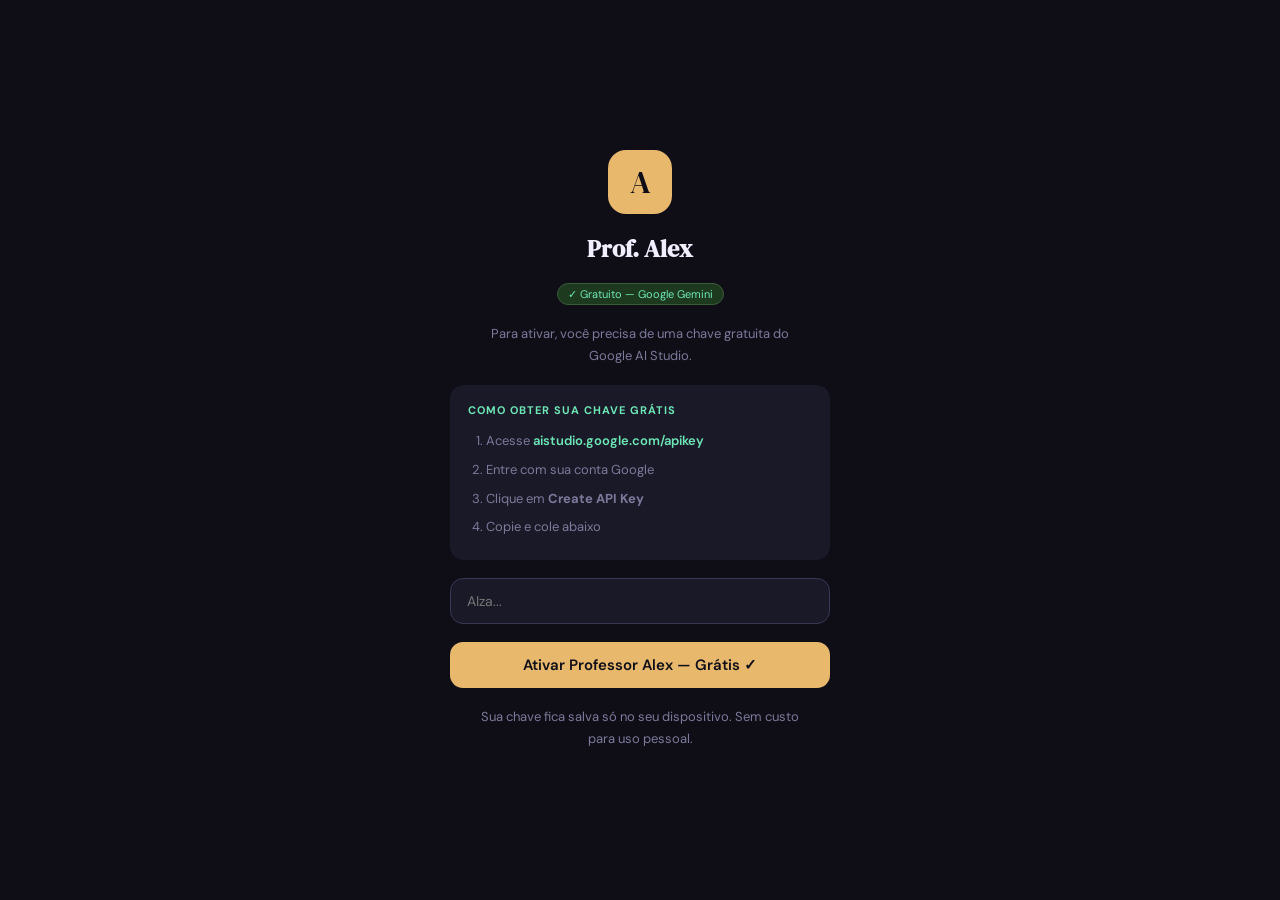
<file: professor-alex_1.html>
<!DOCTYPE html>
<html lang="pt-BR">
<head>
<meta charset="UTF-8">
<meta name="viewport" content="width=device-width, initial-scale=1.0">
<title>Prof. Alex – Business English</title>
<link href="https://fonts.googleapis.com/css2?family=DM+Serif+Display&family=DM+Sans:wght@400;500;600&display=swap" rel="stylesheet">
<style>
*{margin:0;padding:0;box-sizing:border-box}
body{font-family:'DM Sans',sans-serif;background:#0f0e17;color:#f0eeff;height:100vh;display:flex;flex-direction:column;overflow:hidden}
::-webkit-scrollbar{width:5px}::-webkit-scrollbar-thumb{background:#3a3755;border-radius:3px}
#setup{display:flex;flex-direction:column;align-items:center;justify-content:center;height:100vh;padding:28px;gap:18px;text-align:center}
.icon{width:64px;height:64px;border-radius:18px;background:#e8b86d;display:flex;align-items:center;justify-content:center;font-family:'DM Serif Display',serif;font-size:32px;color:#0f0e17;margin:0 auto}
#setup h1{font-family:'DM Serif Display',serif;font-size:24px}
#setup p{font-size:13px;color:#7c7a9a;max-width:340px;line-height:1.7}
.free-badge{display:inline-block;background:#1e3a1e;border:1px solid #3a5a3a;color:#6ee7b7;font-size:11px;padding:3px 10px;border-radius:20px}
.box{background:#1a1928;border-radius:14px;padding:18px;width:100%;max-width:380px;text-align:left}
.box h3{font-size:11px;color:#6ee7b7;margin-bottom:10px;text-transform:uppercase;letter-spacing:1px}
.box ol{padding-left:18px;color:#7c7a9a;font-size:13px;line-height:2.2}
.box a{color:#6ee7b7;text-decoration:none;font-weight:600}
#setup input{width:100%;max-width:380px;padding:13px 16px;background:#1a1928;border:1px solid #3a3755;border-radius:13px;color:#f0eeff;font-size:14px;font-family:'DM Sans',sans-serif;outline:none;transition:border-color .2s}
#setup input:focus{border-color:#6ee7b7}
#setup button{width:100%;max-width:380px;padding:13px;background:#e8b86d;color:#0f0e17;border:none;border-radius:13px;font-size:15px;font-weight:600;cursor:pointer;font-family:'DM Sans',sans-serif}
.note{font-size:11px;color:#4a4870;max-width:340px;line-height:1.6}
#app{display:none;flex:1;overflow:hidden}
.layout{display:flex;height:100vh}
.sidebar{width:210px;background:#1a1928;padding:16px 13px;display:flex;flex-direction:column;gap:14px;border-right:1px solid #2e2b45;flex-shrink:0;overflow-y:auto}
.logo{display:flex;align-items:center;gap:9px}
.logo-icon{width:35px;height:35px;border-radius:10px;background:#e8b86d;color:#0f0e17;display:flex;align-items:center;justify-content:center;font-family:'DM Serif Display',serif;font-size:17px;font-weight:bold;flex-shrink:0}
.logo-title{font-family:'DM Serif Display',serif;font-size:14px}
.logo-sub{font-size:10px;color:#7c7a9a;text-transform:uppercase;letter-spacing:1px}
.sc{background:#221f35;border-radius:12px;padding:12px}
.sl{font-size:10px;color:#7c7a9a;text-transform:uppercase;letter-spacing:1px;margin-bottom:6px}
.sb-badge{font-size:13px;font-weight:600;color:#f5d49a;margin-bottom:8px}
.sbar{height:4px;background:#3a3755;border-radius:4px}
.sfill{height:100%;width:55%;background:#e8b86d;border-radius:4px}
.book-card{background:linear-gradient(135deg,#1e2a1e,#1a2818);border:1px solid #3a5a3a;border-radius:12px;padding:14px}
.book-title{font-size:11px;font-weight:600;color:#6ee7b7;margin-bottom:8px}
.book-desc{font-size:11px;color:#7c7a9a;line-height:1.7;margin-bottom:12px}
.steps{display:flex;flex-direction:column;gap:7px}
.step{display:flex;align-items:center;gap:7px;font-size:11px;color:#7c7a9a}
.step-n{width:18px;height:18px;border-radius:50%;background:#3a5a3a;color:#6ee7b7;display:flex;align-items:center;justify-content:center;font-size:10px;font-weight:700;flex-shrink:0}
.tc{background:linear-gradient(135deg,#2a2740,#1f1d30);border-radius:12px;padding:13px;border-left:3px solid #e8b86d}
.tt{font-size:11px;color:#e8b86d;font-weight:600;margin-bottom:6px}
.tx{font-size:11px;color:#7c7a9a;line-height:1.6}
.tl{font-size:10px;color:#7c7a9a;text-transform:uppercase;letter-spacing:1px;margin-bottom:9px}
.ti{font-size:11px;color:#7c7a9a;margin-bottom:6px}
.rb{margin-top:auto;padding:7px;background:#221f35;border:1px solid #3a3755;border-radius:9px;color:#7c7a9a;font-size:11px;cursor:pointer;font-family:'DM Sans',sans-serif;width:100%}
.main{flex:1;display:flex;flex-direction:column;overflow:hidden}
.hdr{display:flex;justify-content:space-between;align-items:center;padding:13px 20px;border-bottom:1px solid #2e2b45;background:#1a1928}
.hl{display:flex;align-items:center;gap:7px}
.hdot{width:7px;height:7px;border-radius:50%;background:#6ee7b7}
.htxt{font-size:12px;color:#7c7a9a}
.hright{font-size:11px;color:#e8b86d;font-weight:500}
.chat{flex:1;overflow-y:auto;padding:20px 20px 10px;display:flex;flex-direction:column;gap:15px}
.br{display:flex;gap:9px;align-items:flex-start}
.ur{display:flex;gap:9px;align-items:flex-start;justify-content:flex-end}
.av{width:32px;height:32px;border-radius:9px;background:#e8b86d;color:#0f0e17;display:flex;align-items:center;justify-content:center;font-family:'DM Serif Display',serif;font-size:14px;font-weight:bold;flex-shrink:0}
.uav{width:32px;height:32px;border-radius:9px;background:#4f46e5;color:#fff;display:flex;align-items:center;justify-content:center;font-size:13px;font-weight:600;flex-shrink:0}
.bb{background:#2a2740;border-radius:4px 15px 15px 15px;padding:12px 15px;max-width:76%;font-size:14px;line-height:1.75;color:#f0eeff}
.ub{background:#e8b86d;border-radius:15px 4px 15px 15px;padding:10px 15px;max-width:66%;font-size:14px;line-height:1.6;color:#0f0e17;font-weight:500}
.fp{background:rgba(0,0,0,.2);border-radius:7px;padding:3px 8px;font-size:11px;margin-bottom:6px;display:inline-block}
.typ{display:flex;gap:5px;align-items:center;padding:3px 0}
.dot{width:7px;height:7px;border-radius:50%;background:#e8b86d;display:inline-block;animation:bnc 1.2s infinite ease-in-out}
@keyframes bnc{0%,80%,100%{transform:translateY(0)}40%{transform:translateY(-6px)}}
.pvbar{display:flex;align-items:center;gap:9px;padding:8px 20px;background:#1a2818;border-top:1px solid #3a5a3a}
.pvn{font-size:12px;color:#f0eeff;font-weight:500;flex:1}
.pvo{font-size:11px;color:#6ee7b7}
.xb{background:none;border:none;color:#7c7a9a;cursor:pointer;font-size:14px}
.ia{display:flex;gap:8px;padding:12px 20px;border-top:1px solid #2e2b45;background:#1a1928;align-items:flex-end}
.atb{width:42px;height:42px;border-radius:12px;background:#221f35;border:1px solid #3a3755;font-size:20px;cursor:pointer;display:flex;align-items:center;justify-content:center;flex-shrink:0}
.atb:hover{border-color:#6ee7b7}
textarea{flex:1;background:#221f35;border:1px solid #3a3755;border-radius:12px;padding:10px 13px;color:#f0eeff;font-size:14px;resize:none;outline:none;font-family:'DM Sans',sans-serif;line-height:1.6;transition:border-color .2s}
textarea:focus{border-color:#e8b86d}
.sndb{width:42px;height:42px;border-radius:12px;background:#e8b86d;color:#0f0e17;border:none;font-size:16px;cursor:pointer;display:flex;align-items:center;justify-content:center;flex-shrink:0}
.sndb:disabled{opacity:.4;cursor:not-allowed}
.hint{text-align:center;font-size:10px;color:#4a4870;padding-bottom:7px;background:#1a1928}
@media(max-width:600px){.sidebar{display:none}.bb,.ub{max-width:88%}}
</style>
</head>
<body>

<div id="setup">
  <div class="icon">A</div>
  <h1>Prof. Alex</h1>
  <div class="free-badge">✓ Gratuito — Google Gemini</div>
  <p>Para ativar, você precisa de uma chave gratuita do Google AI Studio.</p>
  <div class="box">
    <h3>Como obter sua chave grátis</h3>
    <ol>
      <li>Acesse <a href="https://aistudio.google.com/apikey" target="_blank">aistudio.google.com/apikey</a></li>
      <li>Entre com sua conta Google</li>
      <li>Clique em <strong>Create API Key</strong></li>
      <li>Copie e cole abaixo</li>
    </ol>
  </div>
  <input type="password" id="api-input" placeholder="AIza..." />
  <button onclick="saveKey()">Ativar Professor Alex — Grátis ✓</button>
  <p class="note">Sua chave fica salva só no seu dispositivo. Sem custo para uso pessoal.</p>
</div>

<div id="app">
<div class="layout">
  <div class="sidebar">
    <div class="logo">
      <div class="logo-icon">A</div>
      <div><div class="logo-title">Prof. Alex</div><div class="logo-sub">Business English</div></div>
    </div>
    <div class="sc">
      <div class="sl">Seu nível</div>
      <div class="sb-badge">Intermediário</div>
      <div class="sbar"><div class="sfill"></div></div>
    </div>
    <div class="book-card">
      <div class="book-title">📚 Seu livro</div>
      <div class="book-desc">Tire foto de qualquer página e envie pelo 📎. O professor lê e cria exercícios!</div>
      <div class="steps">
        <div class="step"><span class="step-n">1</span>Foto da página</div>
        <div class="step"><span class="step-n">2</span>Eu explico a lição</div>
        <div class="step"><span class="step-n">3</span>Fazemos exercícios</div>
      </div>
    </div>
    <div class="tc">
      <div class="tt">💡 Dica de hoje</div>
      <div class="tx">Use o método <strong>STAR</strong>: Situation, Task, Action, Result.</div>
    </div>
    <div>
      <div class="tl">Posso te ajudar com</div>
      <div class="ti">• Lições do seu livro</div>
      <div class="ti">• Entrevista de emprego</div>
      <div class="ti">• Vocabulário de vendas</div>
      <div class="ti">• E-mails profissionais</div>
      <div class="ti">• Apresentação pessoal</div>
    </div>
    <button class="rb" onclick="resetKey()">🔑 Trocar API Key</button>
  </div>

  <div class="main">
    <div class="hdr">
      <div class="hl"><div class="hdot"></div><span class="htxt">Sessão ativa</span></div>
      <div class="hright">🎯 Philip Morris International</div>
    </div>
    <div class="chat" id="chat"></div>
    <div class="pvbar" id="pvbar" style="display:none">
      <span>📎</span><span class="pvn" id="pvn"></span>
      <span class="pvo">pronto para enviar</span>
      <button class="xb" onclick="removeFile()">✕</button>
    </div>
    <div class="ia">
      <input type="file" id="fi" style="display:none" accept="image/*" onchange="handleFile(event)">
      <button class="atb" onclick="document.getElementById('fi').click()" title="Foto do livro">📎</button>
      <textarea id="mi" rows="2" placeholder="Write in English here... (Enter to send)" onkeydown="handleKey(event)"></textarea>
      <button class="sndb" id="sb" onclick="send()">➤</button>
    </div>
    <div class="hint">📎 foto do livro • Enter para enviar • Shift+Enter nova linha</div>
  </div>
</div>
</div>

<script>
const SYS=`You are Professor Alex, a warm but direct English teacher for Brazilian professionals. Student: Kelly Almeida, Belém PA, intermediate English, preparing for multinational interviews (Philip Morris International). Always respond IN ENGLISH first, then feedback IN PORTUGUESE. Correct mistakes honestly. When a book page is shared: summarize in Portuguese, explain grammar, create 3 exercises, wait for answers before correcting. Feedback format: ✅ O que foi bom / 🔧 Correções / 💡 Dica.`;

let history=[],pf=null,key='';
const W=`Hello, Kelly! 👋 I'm Professor Alex, your Business English teacher!\n\nEnvie uma foto de qualquer página do seu livro pelo 📎 e eu explico a lição em português, depois fazemos exercícios juntos!\n\nOu comece agora — me diga em inglês:\n\n"Tell me about yourself and your professional background."\n\nVamos crescer juntos! 😊`;

function saveKey(){const k=document.getElementById('api-input').value.trim();if(!k){alert('Cole sua chave do Google AI Studio.');return;}localStorage.setItem('pak',k);key=k;go();}
function resetKey(){if(!confirm('Trocar API Key?'))return;localStorage.removeItem('pak');location.reload();}
function go(){document.getElementById('setup').style.display='none';document.getElementById('app').style.display='block';bot(W);}
function fmt(t){return t.replace(/\*\*(.*?)\*\*/g,'<strong>$1</strong>').replace(/\*(.*?)\*/g,'<em>$1</em>').replace(/\n/g,'<br>');}
function bot(t){const c=document.getElementById('chat');const d=document.createElement('div');d.className='br';d.innerHTML=`<div class="av">A</div><div class="bb">${fmt(t)}</div>`;c.appendChild(d);scroll();}
function user(t,f){const c=document.getElementById('chat');const d=document.createElement('div');d.className='ur';const p=f?`<div class="fp">📎 ${f}</div>`:'';d.innerHTML=`<div class="ub">${p}${fmt(t||'')}</div><div class="uav">K</div>`;c.appendChild(d);scroll();}
function showTyping(){const c=document.getElementById('chat');const d=document.createElement('div');d.className='br';d.id='tr';d.innerHTML=`<div class="av">A</div><div class="bb"><div class="typ"><span class="dot" style="animation-delay:0s"></span><span class="dot" style="animation-delay:.2s"></span><span class="dot" style="animation-delay:.4s"></span></div></div>`;c.appendChild(d);scroll();}
function hideTyping(){const t=document.getElementById('tr');if(t)t.remove();}
function scroll(){const c=document.getElementById('chat');setTimeout(()=>c.scrollTop=c.scrollHeight,50);}
function handleFile(e){const f=e.target.files[0];if(!f)return;const r=new FileReader();r.onload=()=>{pf={b64:r.result.split(',')[1],mt:f.type,name:f.name};document.getElementById('pvbar').style.display='flex';document.getElementById('pvn').textContent=f.name;document.getElementById('mi').placeholder='Mensagem opcional, ou envie direto...';};r.readAsDataURL(f);e.target.value='';}
function removeFile(){pf=null;document.getElementById('pvbar').style.display='none';document.getElementById('mi').placeholder='Write in English here... (Enter to send)';}
function handleKey(e){if(e.key==='Enter'&&!e.shiftKey){e.preventDefault();send();}}

async function send(){
  const mi=document.getElementById('mi');const t=mi.value.trim();
  if(!t&&!pf)return;
  document.getElementById('sb').disabled=true;
  let parts=[];
  if(pf){parts.push({inline_data:{mime_type:pf.mt,data:pf.b64}});parts.push({text:t||'Esta é uma página do meu livro de inglês. Leia a lição, explique em português e crie exercícios para eu praticar.'});}
  else{parts=[{text:t}];}
  user(t,pf?.name);
  history.push({role:'user',parts:parts});
  mi.value='';removeFile();showTyping();
  try{
    const msgs=history.map(m=>({role:m.role,parts:m.parts}));
    const body={system_instruction:{parts:[{text:SYS}]},contents:msgs,generationConfig:{maxOutputTokens:1500,temperature:0.7}};
    const r=await fetch(`https://generativelanguage.googleapis.com/v1beta/models/gemini-1.5-flash:generateContent?key=${key}`,{method:'POST',headers:{'Content-Type':'application/json'},body:JSON.stringify(body)});
    const d=await r.json();
    if(d.error)throw new Error(d.error.message);
    const rep=d.candidates?.[0]?.content?.parts?.[0]?.text||'Sorry, try again.';
    hideTyping();bot(rep);
    history.push({role:'model',parts:[{text:rep}]});
  }catch(e){hideTyping();bot('⚠️ Erro: '+(e.message||'Verifique sua API Key.'));}
  document.getElementById('sb').disabled=false;
}
key=localStorage.getItem('pak')||'';
if(key)go();
</script>
</body>
</html>
</file>
<file: css/style.css>
*{margin:0;padding:0;box-sizing:border-box}:root{--bg-base:#0a0a0f;--bg-surface:#111118;--bg-card:#16161f;--bg-card-hover:#1c1c28;--bg-elevated:#1e1e2a;--border:rgba(255,255,255,0.07);--border-light:rgba(255,255,255,0.04);--text-primary:#f1f1f5;--text-secondary:#94949f;--text-muted:#5c5c6b;--accent-red:#ef4444;--accent-orange:#f97316;--accent-blue:#3b82f6;--accent-purple:#a855f7;--accent-green:#22c55e;--accent-yellow:#fbbf24;--sidebar-w:240px;--topbar-h:56px;--radius:12px;--radius-sm:8px;--transition:0.18s ease}body{background:var(--bg-base);color:var(--text-primary);font-family:'Inter',-apple-system,BlinkMacSystemFont,sans-serif;font-size:14px;min-height:100vh}::-webkit-scrollbar{width:6px}::-webkit-scrollbar-track{background:var(--bg-base)}::-webkit-scrollbar-thumb{background:var(--border);border-radius:3px}.mobile-topbar{display:none;position:fixed;top:0;left:0;right:0;height:var(--topbar-h);background:var(--bg-surface);border-bottom:1px solid var(--border);z-index:200;align-items:center;padding:0 16px;gap:12px}.menu-toggle{background:none;border:none;color:var(--text-primary);font-size:18px;cursor:pointer;padding:8px}.mobile-title{font-weight:600;font-size:15px;flex:1}.mobile-avatar{width:32px;height:32px;border-radius:50%;background:var(--accent-red);display:flex;align-items:center;justify-content:center;font-weight:700;font-size:13px}.sidebar-overlay{display:none;position:fixed;inset:0;background:rgba(0,0,0,0.6);z-index:299}.sidebar-overlay.active{display:block}.sidebar{position:fixed;left:0;top:0;width:var(--sidebar-w);height:100vh;background:var(--bg-surface);border-right:1px solid var(--border);z-index:300;display:flex;flex-direction:column;overflow-y:auto}.sidebar-brand{padding:20px 16px 16px;border-bottom:1px solid var(--border)}.brand-avatar{width:40px;height:40px;border-radius:12px;background:linear-gradient(135deg,var(--accent-red),var(--accent-orange));display:flex;align-items:center;justify-content:center;font-weight:800;font-size:16px;margin-bottom:10px}.brand-name{font-weight:700;font-size:15px;color:var(--text-primary)}.brand-role{font-size:11px;color:var(--text-muted);margin-top:2px}.sidebar-date{font-size:11px;color:var(--text-muted);margin-top:6px}.sidebar-nav{padding:12px 8px;flex:1}.nav-section{font-size:10px;font-weight:600;color:var(--text-muted);text-transform:uppercase;letter-spacing:0.08em;padding:8px 8px 4px}.nav-item{display:flex;align-items:center;gap:10px;padding:8px 10px;border-radius:var(--radius-sm);cursor:pointer;transition:var(--transition);color:var(--text-secondary);font-size:13px;font-weight:500;border:none;background:none;width:100%;text-align:left}.nav-item:hover{background:var(--bg-card);color:var(--text-primary)}.nav-item.active{background:var(--bg-elevated);color:var(--text-primary)}.nav-item i{width:16px;text-align:center;font-size:13px}.nav-dot{width:8px;height:8px;border-radius:50%;flex-shrink:0}.main-content{margin-left:var(--sidebar-w);padding:32px;min-height:100vh}.view{display:none;animation:fadeIn 0.2s ease}.view.active{display:block}@keyframes fadeIn{from{opacity:0;transform:translateY(6px)}to{opacity:1;transform:translateY(0)}}.page-header{margin-bottom:28px}.page-title{font-size:22px;font-weight:700;color:var(--text-primary)}.page-subtitle{font-size:13px;color:var(--text-muted);margin-top:4px}.btn-primary{display:inline-flex;align-items:center;gap:8px;padding:9px 18px;background:var(--accent-red);color:#fff;border:none;border-radius:var(--radius-sm);font-size:13px;font-weight:600;cursor:pointer;transition:var(--transition)}.btn-primary:hover{opacity:0.88}.focus-banner{background:linear-gradient(135deg,rgba(239,68,68,0.12),rgba(249,115,22,0.08));border:1px solid rgba(239,68,68,0.2);border-radius:var(--radius);padding:20px 24px;margin-bottom:24px;display:flex;align-items:center;gap:20px}.focus-ring{width:64px;height:64px;border-radius:50%;background:conic-gradient(var(--accent-red) 50%,var(--bg-elevated) 0);display:flex;align-items:center;justify-content:center;flex-shrink:0}.focus-ring-inner{width:48px;height:48px;border-radius:50%;background:var(--bg-card);display:flex;align-items:center;justify-content:center;font-weight:800;font-size:13px;color:var(--accent-red)}.focus-info h3{font-size:16px;font-weight:700;margin-bottom:4px}.focus-info p{font-size:12px;color:var(--text-muted)}.focus-tags{display:flex;gap:6px;margin-top:8px;flex-wrap:wrap}.focus-tag{font-size:11px;padding:3px 8px;border-radius:20px;background:rgba(239,68,68,0.15);color:var(--accent-red)}.projects-grid{display:grid;grid-template-columns:repeat(auto-fill,minmax(260px,1fr));gap:16px;margin-bottom:28px}.project-card{background:var(--bg-card);border:1px solid var(--border);border-radius:var(--radius);padding:18px;cursor:pointer;transition:var(--transition);position:relative;overflow:hidden}.project-card:hover{background:var(--bg-card-hover);border-color:rgba(255,255,255,0.12);transform:translateY(-2px)}.card-accent{position:absolute;top:0;left:0;right:0;height:3px}.card-accent.red{background:var(--accent-red)}.card-accent.blue{background:var(--accent-blue)}.card-accent.green{background:var(--accent-green)}.card-accent.purple{background:var(--accent-purple)}.project-card h3{font-size:15px;font-weight:700;margin-bottom:6px}.project-card p{font-size:12px;color:var(--text-muted);line-height:1.5}.status-badge{display:inline-flex;align-items:center;gap:4px;font-size:11px;padding:3px 8px;border-radius:20px;font-weight:500;margin-top:10px}.status-badge.active{background:rgba(34,197,94,0.15);color:var(--accent-green)}.status-badge.progress{background:rgba(59,130,246,0.15);color:var(--accent-blue)}.status-badge.planning{background:rgba(168,85,247,0.15);color:var(--accent-purple)}.status-badge.concept{background:rgba(251,191,36,0.15);color:var(--accent-yellow)}.section-title{font-size:13px;font-weight:600;color:var(--text-muted);text-transform:uppercase;letter-spacing:0.06em;margin-bottom:14px}.metrics-grid{display:grid;grid-template-columns:repeat(auto-fill,minmax(140px,1fr));gap:12px;margin-bottom:24px}.metric-card{background:var(--bg-card);border:1px solid var(--border);border-radius:var(--radius);padding:16px}.metric-value{font-size:24px;font-weight:800;color:var(--text-primary)}.metric-label{font-size:11px;color:var(--text-muted);margin-top:4px}.modules-grid{display:grid;grid-template-columns:repeat(auto-fill,minmax(200px,1fr));gap:12px;margin-bottom:24px}.module-card{background:var(--bg-card);border:1px solid var(--border);border-radius:var(--radius);padding:16px}.module-card h4{font-size:13px;font-weight:600;margin-bottom:8px}.module-card p{font-size:12px;color:var(--text-muted)}.progress-bar{height:4px;background:var(--bg-elevated);border-radius:2px;margin-top:10px}.progress-fill{height:100%;border-radius:2px;background:var(--accent-green)}.roadmap-list{display:flex;flex-direction:column;gap:8px;margin-bottom:24px}.roadmap-item{display:flex;align-items:center;gap:12px;padding:12px 16px;background:var(--bg-card);border:1px solid var(--border);border-radius:var(--radius-sm);font-size:13px}.roadmap-item.done{opacity:0.6}.roadmap-icon{font-size:14px}.priority-grid{display:grid;grid-template-columns:repeat(auto-fill,minmax(280px,1fr));gap:16px;margin-bottom:24px}.priority-col h4{font-size:12px;font-weight:600;text-transform:uppercase;letter-spacing:0.06em;margin-bottom:12px;padding:6px 10px;border-radius:var(--radius-sm)}.priority-col.alta h4{background:rgba(239,68,68,0.12);color:var(--accent-red)}.priority-col.media h4{background:rgba(249,115,22,0.12);color:var(--accent-orange)}.priority-col.baixa h4{background:rgba(59,130,246,0.12);color:var(--accent-blue)}.frente-item{display:flex;align-items:flex-start;gap:10px;padding:10px 12px;background:var(--bg-card);border:1px solid var(--border);border-radius:var(--radius-sm);margin-bottom:8px;font-size:13px}.frente-item i{color:var(--accent-orange);margin-top:1px;flex-shrink:0}.backlog-section{margin-bottom:20px}.backlog-section h4{font-size:12px;font-weight:600;text-transform:uppercase;letter-spacing:0.06em;margin-bottom:10px;color:var(--text-muted)}.backlog-item{display:flex;align-items:center;gap:10px;padding:10px 12px;background:var(--bg-card);border:1px solid var(--border);border-radius:var(--radius-sm);margin-bottom:6px;font-size:13px}.badge{font-size:10px;padding:2px 7px;border-radius:20px;font-weight:600}.badge.alta{background:rgba(239,68,68,0.15);color:var(--accent-red)}.badge.media{background:rgba(249,115,22,0.15);color:var(--accent-orange)}.badge.baixa{background:rgba(59,130,246,0.15);color:var(--accent-blue)}.roadmap-steps{display:flex;flex-direction:column;gap:10px;margin-bottom:24px}.step-item{display:flex;align-items:flex-start;gap:14px;padding:14px 16px;background:var(--bg-card);border:1px solid var(--border);border-radius:var(--radius)}.step-num{width:28px;height:28px;border-radius:50%;background:var(--accent-purple);display:flex;align-items:center;justify-content:center;font-weight:700;font-size:12px;flex-shrink:0}.step-info h4{font-size:13px;font-weight:600;margin-bottom:3px}.step-info p{font-size:12px;color:var(--text-muted)}.fix-grid{display:flex;flex-direction:column;gap:14px}.fix-card{background:var(--bg-card);border:1px solid var(--border);border-radius:var(--radius);padding:18px}.fix-card h4{font-size:14px;font-weight:600;margin-bottom:6px}.fix-card p{font-size:12px;color:var(--text-muted);margin-bottom:12px}.prompt-box{background:var(--bg-base);border:1px solid var(--border);border-radius:var(--radius-sm);padding:12px;font-size:12px;color:var(--text-secondary);font-family:monospace;line-height:1.6;white-space:pre-wrap;margin-bottom:10px}.btn-copy,.btn-copy-fix{display:inline-flex;align-items:center;gap:6px;padding:7px 14px;background:var(--bg-elevated);border:1px solid var(--border);color:var(--text-secondary);border-radius:var(--radius-sm);font-size:12px;cursor:pointer;transition:var(--transition)}.btn-copy:hover,.btn-copy-fix:hover{color:var(--text-primary);border-color:rgba(255,255,255,0.2)}.btn-copy.copied,.btn-copy-fix.copied{background:rgba(34,197,94,0.15);color:var(--accent-green);border-color:rgba(34,197,94,0.3)}.profiles-grid{display:grid;grid-template-columns:repeat(auto-fill,minmax(240px,1fr));gap:14px}.profile-card{background:var(--bg-card);border:1px solid var(--border);border-radius:var(--radius);padding:16px}.profile-avatar{width:44px;height:44px;border-radius:12px;display:flex;align-items:center;justify-content:center;font-size:20px;margin-bottom:10px}.profile-card h4{font-size:14px;font-weight:600;margin-bottom:4px}.profile-card p{font-size:12px;color:var(--text-muted);margin-bottom:10px}.access-list{display:flex;flex-direction:column;gap:4px}.access-item{font-size:11px;color:var(--text-secondary);display:flex;align-items:center;gap:6px}.onb-phases{display:flex;flex-direction:column;gap:16px}.onb-phase{background:var(--bg-card);border:1px solid var(--border);border-radius:var(--radius);padding:18px}.onb-phase h3{font-size:14px;font-weight:600;margin-bottom:12px;display:flex;align-items:center;gap:8px}.onb-items{display:flex;flex-direction:column;gap:6px}.onb-item{display:flex;align-items:flex-start;gap:10px;padding:8px 10px;background:var(--bg-base);border-radius:var(--radius-sm);font-size:12px}.guide-steps{display:flex;flex-direction:column;gap:10px;margin-bottom:24px}.guide-step{display:flex;align-items:flex-start;gap:14px;padding:14px 16px;background:var(--bg-card);border:1px solid var(--border);border-radius:var(--radius)}.guide-num{width:28px;height:28px;border-radius:50%;background:var(--accent-red);display:flex;align-items:center;justify-content:center;font-weight:700;font-size:12px;flex-shrink:0;color:#fff}.guide-info h4{font-size:13px;font-weight:600;margin-bottom:3px}.guide-info p{font-size:12px;color:var(--text-muted)}@media(max-width:768px){.mobile-topbar{display:flex}.sidebar{transform:translateX(-100%);transition:transform 0.25s ease}.sidebar.open{transform:translateX(0)}.main-content{margin-left:0;padding:80px 16px 24px}}
</file>
